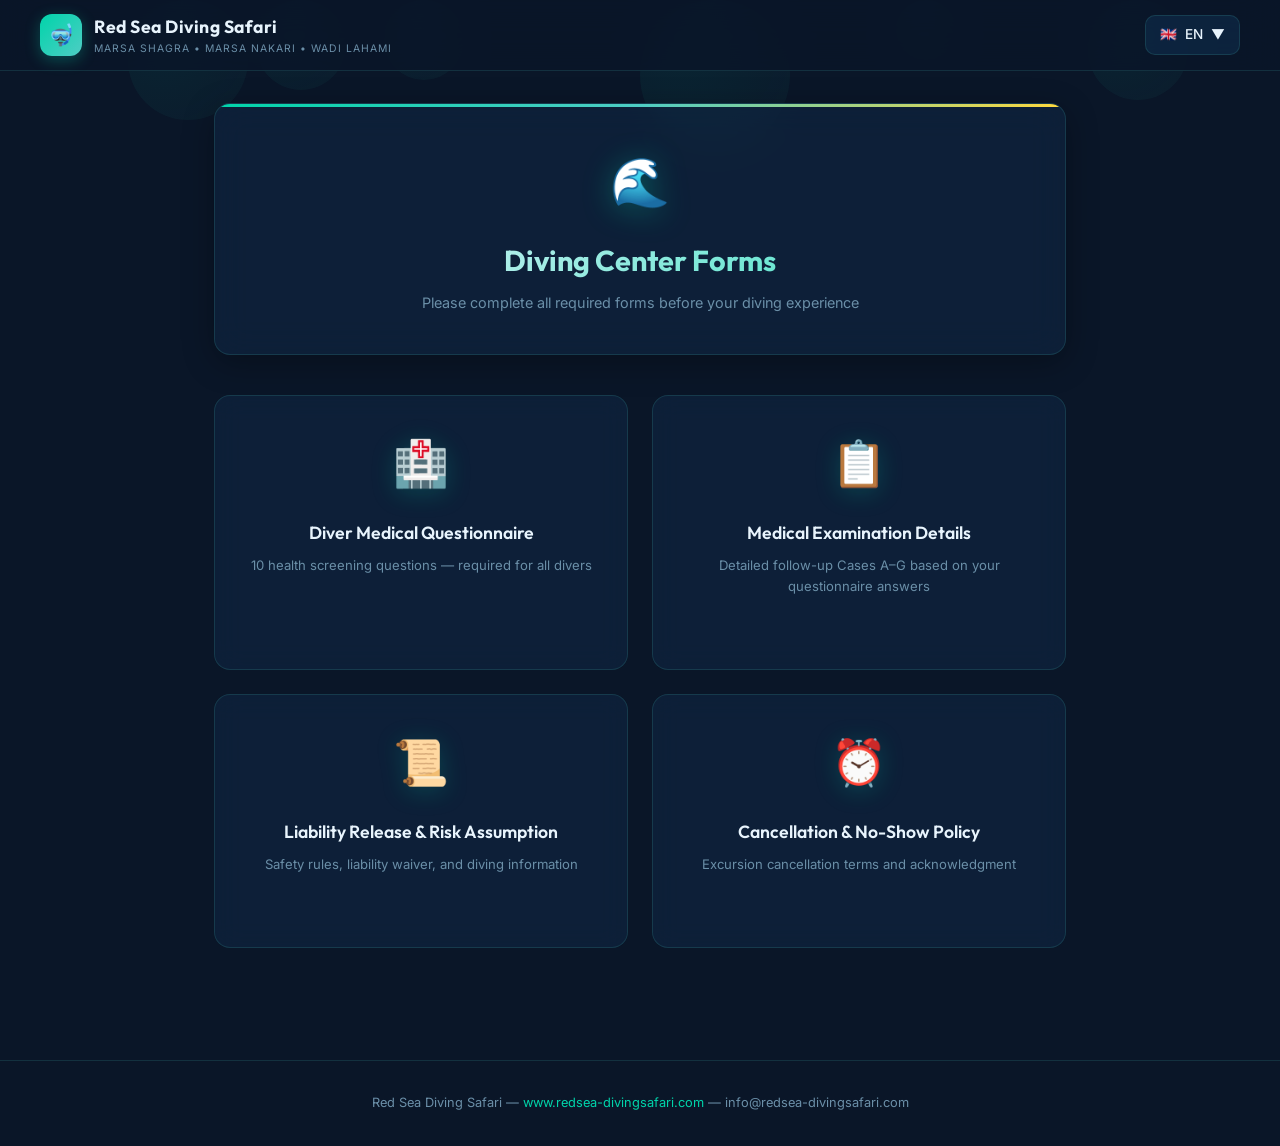
<file: index.html>
<!DOCTYPE html>
<html lang="en">
<head>
    <meta charset="UTF-8">
    <meta name="viewport" content="width=device-width, initial-scale=1.0">
    <title>Red Sea Diving Safari - Forms</title>
    <meta name="description" content="Red Sea Diving Safari registration forms - Medical questionnaire, liability release, and cancellation policy">
    <link rel="stylesheet" href="styles.css">
</head>
<body>
    <div class="bg-animation">
        <div class="bubble"></div><div class="bubble"></div><div class="bubble"></div>
        <div class="bubble"></div><div class="bubble"></div><div class="bubble"></div>
    </div>

    <nav class="navbar">
        <div class="navbar-content">
            <a href="index.html" class="navbar-brand">
                <div class="logo-icon">🤿</div>
                <div>
                    <div class="brand-text">Red Sea Diving Safari</div>
                    <div class="brand-sub">Marsa Shagra • Marsa Nakari • Wadi Lahami</div>
                </div>
            </a>
            <div class="navbar-actions">
                <div class="lang-selector-custom">
                    <div class="lang-current" onclick="toggleLangDropdown()">
                        <span class="lang-flag">🇬🇧</span> <span class="lang-code">EN</span> <span class="lang-arrow">▼</span>
                    </div>
                    <div class="lang-dropdown" id="langDropdown">
                        <div class="lang-option" onclick="setLang('en')">🇬🇧 English</div>
                        <div class="lang-option" onclick="setLang('fr')">🇫🇷 Français</div>
                        <div class="lang-option" onclick="setLang('ar')">🇸🇦 عربي</div>
                        <div class="lang-option" onclick="setLang('ru')">🇷🇺 Русский</div>
                        <div class="lang-option" onclick="setLang('it')">🇮🇹 Italiano</div>
                        <div class="lang-option" onclick="setLang('es')">🇪🇸 Español</div>
                        <div class="lang-option" onclick="setLang('de')">🇩🇪 Deutsch</div>
                    </div>
                </div>
            </div>
        </div>
    </nav>

    <div class="page-container">
        <div class="page-header fade-in">
            <span class="page-icon">🌊</span>
            <h1 data-en="Diving Center Forms" data-ru="Формы дайвинг-центра" data-it="Moduli del Centro Immersioni" data-es="Formularios del Centro de Buceo" data-de="Tauchcenter-Formulare" data-fr="Formulaires du Centre de Plongée" data-ar="نماذج مركز الغوص">Diving Center Forms</h1>
            <p class="subtitle" data-en="Please complete all required forms before your diving experience" data-ru="Пожалуйста, заполните все формы перед погружением" data-it="Si prega di completare tutti i moduli prima dell'immersione" data-es="Complete todos los formularios antes de bucear" data-de="Bitte füllen Sie alle Formulare vor dem Tauchen aus" data-fr="Veuillez remplir tous les formulaires requis avant votre expérience de plongée" data-ar="يرجى إكمال جميع النماذج المطلوبة قبل تجربة الغوص">Please complete all required forms before your diving experience</p>
        </div>

        <div class="forms-grid">
            <a href="medical-questionnaire.html" class="form-card fade-in" id="card-medical">
                <span class="card-icon">🏥</span>
                <h3 data-en="Diver Medical Questionnaire" data-ru="Медицинская анкета дайвера" data-it="Questionario medico del subacqueo" data-es="Cuestionario médico del buceador" data-de="Medizinischer Fragebogen für Taucher" data-fr="Questionnaire Médical du Plongeur" data-ar="استبيان طبي للغواص">Diver Medical Questionnaire</h3>
                <p data-en="10 health screening questions — required for all divers" data-ru="10 вопросов проверки здоровья — обязательно для всех дайверов" data-it="10 domande di screening sanitario — obbligatorio per tutti i subacquei" data-es="10 preguntas de evaluación de salud — obligatorio para todos los buceadores" data-de="10 Fragen zur Gesundheitsprüfung — für alle Taucher erforderlich" data-fr="10 questions de dépistage de santé — requis pour tous les plongeurs" data-ar="10 أسئلة فحص صحي — مطلوب لجميع الغواصين">10 health screening questions — required for all divers</p>
                <span class="card-arrow" data-en="Start →" data-ru="Начать →" data-it="Inizia →" data-es="Empezar →" data-de="Start →" data-fr="Commencer →" data-ar="← ابدأ">Start →</span>
            </a>

            <a href="medical-examination.html" class="form-card fade-in" id="card-exam">
                <span class="card-icon">📋</span>
                <h3 data-en="Medical Examination Details" data-ru="Детали медосмотра" data-it="Dettagli esame medico" data-es="Detalles del examen médico" data-de="Details zur ärztlichen Untersuchung" data-fr="Détails de l'Examen Médical" data-ar="تفاصيل الفحص الطبي">Medical Examination Details</h3>
                <p data-en="Detailed follow-up Cases A–G based on your questionnaire answers" data-ru="Подробные последующие случаи А-Ж на основе ваших ответов" data-it="Casi dettagliati A-G in base alle tue risposte" data-es="Casos detallados A-G según sus respuestas" data-de="Detaillierte Folge-Fälle A-G basierend auf Ihren Antworten" data-fr="Cas de suivi détaillés A–G basés sur vos réponses" data-ar="حالات المتابعة التفصيلية أ–ز بناءً على إجاباتك">Detailed follow-up Cases A–G based on your questionnaire answers</p>
                <span class="card-arrow" data-en="Start →" data-ru="Начать →" data-it="Inizia →" data-es="Empezar →" data-de="Start →" data-fr="Commencer →" data-ar="← ابدأ">Start →</span>
            </a>

            <a href="liability-release.html" class="form-card fade-in" id="card-liability">
                <span class="card-icon">📜</span>
                <h3 data-en="Liability Release & Risk Assumption" data-ru="Освобождение от ответственности" data-it="Esonero da Responsabilità" data-es="Exención de Responsabilidad" data-de="Haftungsausschluss" data-fr="Décharge de Responsabilité" data-ar="إخلاء المسؤولية وتحمل المخاطر">Liability Release & Risk Assumption</h3>
                <p data-en="Safety rules, liability waiver, and diving information" data-ru="Правила безопасности, отказ от ответственности" data-it="Regole di sicurezza, esonero di responsabilità" data-es="Reglas de seguridad, exención de responsabilidad" data-de="Sicherheitsregeln, Haftungsausschluss" data-fr="Règles de sécurité, décharge de responsabilité et informations de plongée" data-ar="قواعد السلامة وإخلاء المسؤولية ومعلومات الغوص">Safety rules, liability waiver, and diving information</p>
                <span class="card-arrow" data-en="Start →" data-ru="Начать →" data-it="Inizia →" data-es="Empezar →" data-de="Start →" data-fr="Commencer →" data-ar="← ابدأ">Start →</span>
            </a>

            <a href="cancellation-policy.html" class="form-card fade-in" id="card-cancel">
                <span class="card-icon">⏰</span>
                <h3 data-en="Cancellation & No-Show Policy" data-ru="Политика отмены и неявки" data-it="Politica di Cancellazione e No-Show" data-es="Política de Cancelación y No Presentación" data-de="Stornierungs- & No-Show-Richtlinie" data-fr="Politique d'Annulation" data-ar="سياسة الإلغاء وعدم الحضور">Cancellation & No-Show Policy</h3>
                <p data-en="Excursion cancellation terms and acknowledgment" data-ru="Условия отмены экскурсий и подтверждение" data-it="Termini e conferma cancellazione escursioni" data-es="Términos y confirmación de cancelación de excursiones" data-de="Stornierungsbedingungen und Bestätigung für Ausflüge" data-fr="Conditions d'annulation des excursions" data-ar="شروط إلغاء الرحلات والإقرار">Excursion cancellation terms and acknowledgment</p>
                <span class="card-arrow" data-en="Start →" data-ru="Начать →" data-it="Inizia →" data-es="Empezar →" data-de="Start →" data-fr="Commencer →" data-ar="← ابدأ">Start →</span>
            </a>
        </div>
    </div>

    <footer class="footer">
        <p>Red Sea Diving Safari — <a href="https://www.redsea-divingsafari.com" target="_blank">www.redsea-divingsafari.com</a> — info@redsea-divingsafari.com</p>
    </footer>

    <script src="lang.js"></script>
</body>
</html>
</file>
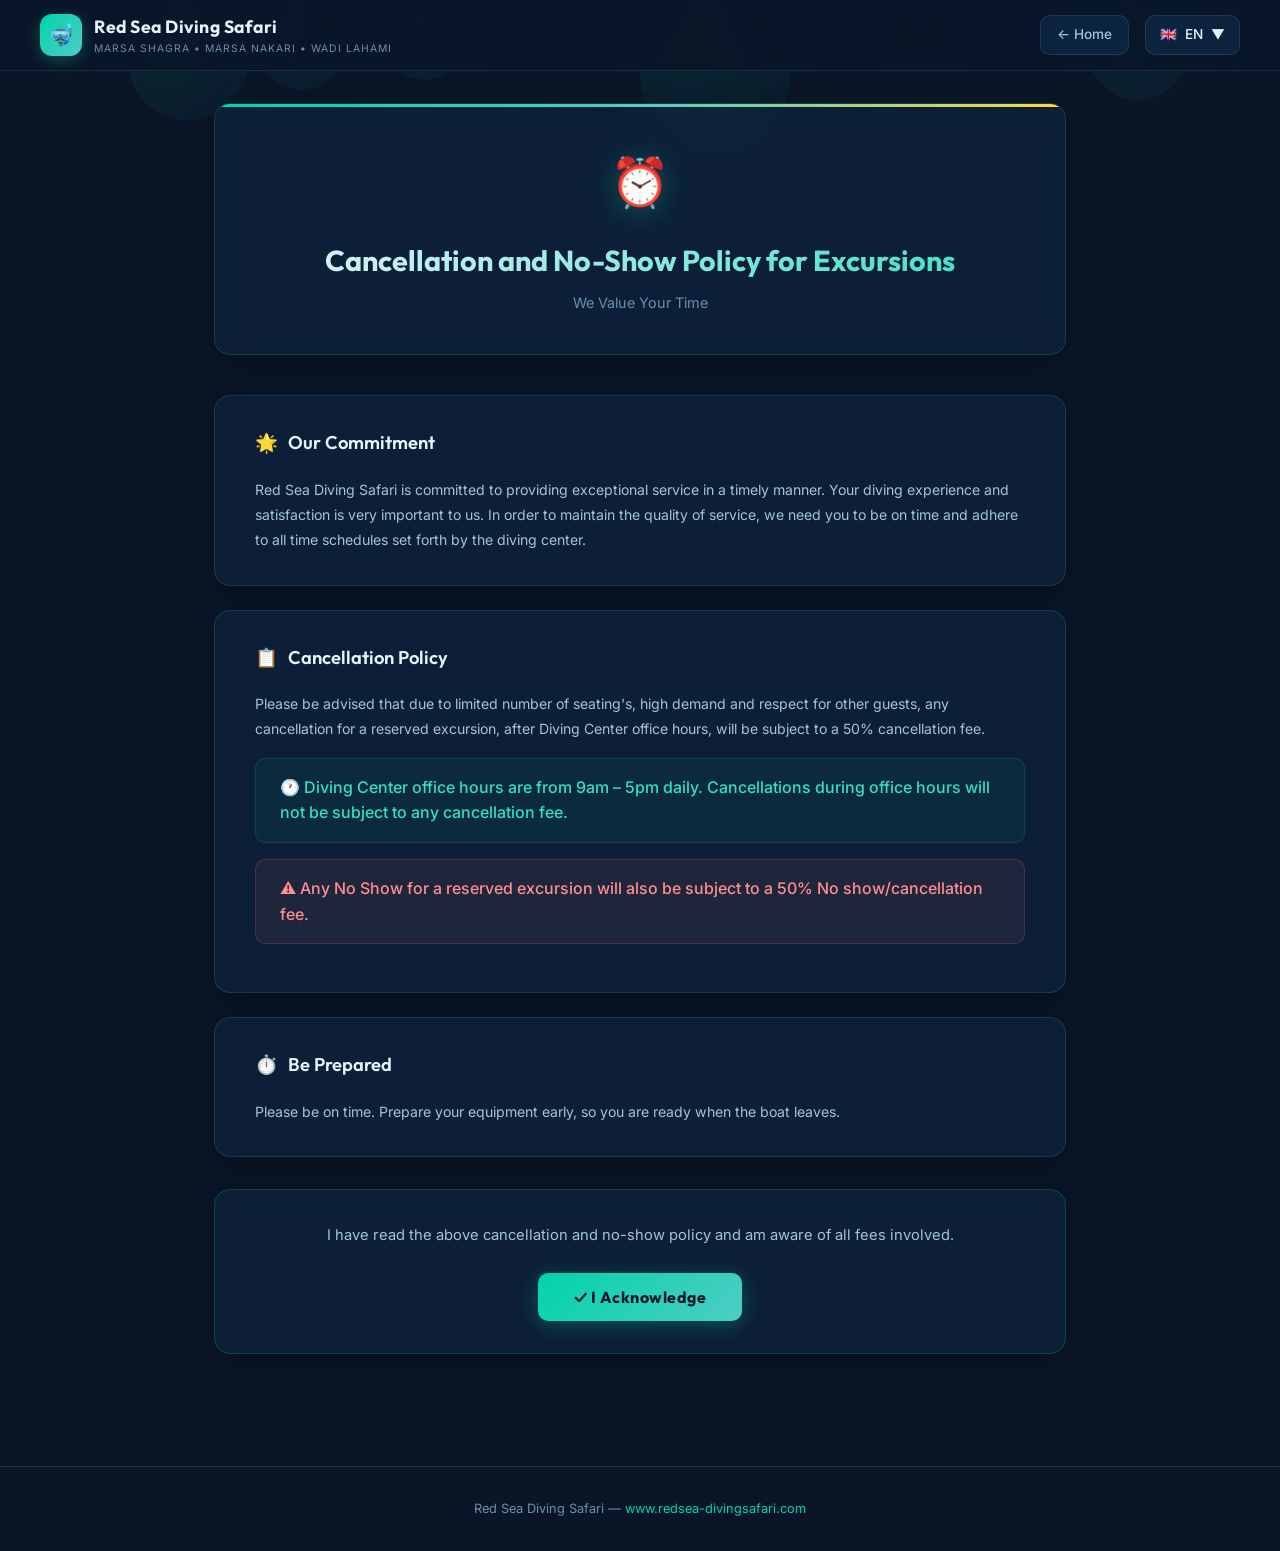
<file: cancellation-policy.html>
<!DOCTYPE html>
<html lang="en">
<head>
    <meta charset="UTF-8">
    <meta name="viewport" content="width=device-width, initial-scale=1.0">
    <title>Cancellation Policy - Red Sea Diving Safari</title>
    <link rel="stylesheet" href="styles.css">
</head>
<body>
    <div class="bg-animation">
        <div class="bubble"></div><div class="bubble"></div><div class="bubble"></div>
        <div class="bubble"></div><div class="bubble"></div><div class="bubble"></div>
    </div>
    <nav class="navbar">
        <div class="navbar-content">
            <a href="index.html" class="navbar-brand">
                <div class="logo-icon">🤿</div>
                <div><div class="brand-text">Red Sea Diving Safari</div><div class="brand-sub">Marsa Shagra • Marsa Nakari • Wadi Lahami</div></div>
            </a>
            <div class="navbar-actions">
                <a href="index.html" class="nav-home" data-en="← Home" data-ru="← Домой" data-it="← Home" data-es="← Inicio" data-de="← Startseite" data-fr="← Accueil" data-ar="الرئيسية →">← Home</a>
                <div class="lang-selector-custom">
                    <div class="lang-current" onclick="toggleLangDropdown()">
                        <span class="lang-flag">🇬🇧</span> <span class="lang-code">EN</span> <span class="lang-arrow">▼</span>
                    </div>
                    <div class="lang-dropdown" id="langDropdown">
                        <div class="lang-option" onclick="setLang('en')">🇬🇧 English</div>
                        <div class="lang-option" onclick="setLang('fr')">🇫🇷 Français</div>
                        <div class="lang-option" onclick="setLang('ar')">🇸🇦 عربي</div>
                        <div class="lang-option" onclick="setLang('ru')">🇷🇺 Русский</div>
                        <div class="lang-option" onclick="setLang('it')">🇮🇹 Italiano</div>
                        <div class="lang-option" onclick="setLang('es')">🇪🇸 Español</div>
                        <div class="lang-option" onclick="setLang('de')">🇩🇪 Deutsch</div>
                    </div>
                </div>
            </div>
        </div>
    </nav>

    <div class="page-container">
        <div class="page-header fade-in">
            <span class="page-icon">⏰</span>
            <h1 data-en="Cancellation and No-Show Policy for Excursions" data-ru="Политика отмены и неявки на экскурсии" data-it="Politica di Cancellazione per Escursioni" data-es="Política de Cancelación para Excursiones" data-de="Stornierungsrichtlinie für Ausflüge" data-fr="Politique d'Annulation et de Non-Présentation pour les Excursions" data-ar="سياسة الإلغاء وعدم الحضور للرحلات">Cancellation and No-Show Policy for Excursions</h1>
            <p class="subtitle" data-en="We Value Your Time" data-ru="Мы ценим ваше время" data-it="Apprezziamo il Tuo Tempo" data-es="Valoramos su Tiempo" data-de="Wir schätzen Ihre Zeit" data-fr="Nous apprécions votre temps" data-ar="نحن نقدر وقتك">We Value Your Time</p>
        </div>

        <div class="policy-card fade-in">
            <h3>🌟 <span data-en="Our Commitment" data-ru="Наши обязательства" data-it="Il Nostro Impegno" data-es="Nuestro Compromiso" data-de="Unsere Verpflichtung" data-fr="Notre Engagement" data-ar="التزامنا">Our Commitment</span></h3>
            <p data-en="Red Sea Diving Safari is committed to providing exceptional service in a timely manner. Your diving experience and satisfaction is very important to us. In order to maintain the quality of service, we need you to be on time and adhere to all time schedules set forth by the diving center." data-ru="Red Sea Diving Safari стремится предоставлять качественные услуги." data-it="Red Sea Diving Safari si impegna a fornire un servizio eccezionale." data-es="Red Sea Diving Safari se compromete a brindar un servicio excepcional." data-de="Red Sea Diving Safari verpflichtet sich, außergewöhnlichen Service zu bieten." data-fr="Red Sea Diving Safari s'engage à vous fournir un service exceptionnel et votre satisfaction est notre priorité. Afin de maintenir un service de qualité, nous avons besoin que vous soyez à l'heure et que vous respectiez les horaires donnés par le centre de plongée." data-ar="يلتزم Red Sea Diving Safari بتقديم خدمة استثنائية في الوقت المناسب. تجربة الغوص ورضاك مهمان جداً بالنسبة لنا. من أجل الحفاظ على جودة الخدمة، نحتاج منك أن تكون في الوقت المحدد والالتزام بجميع الجداول الزمنية المحددة من مركز الغوص.">Red Sea Diving Safari is committed to providing exceptional service in a timely manner. Your diving experience and satisfaction is very important to us. In order to maintain the quality of service, we need you to be on time and adhere to all time schedules set forth by the diving center.</p>
        </div>

        <div class="policy-card fade-in">
            <h3>📋 <span data-en="Cancellation Policy" data-ru="Политика отмены" data-it="Politica di Cancellazione" data-es="Política de Cancelación" data-de="Stornierungsbedingungen" data-fr="Politique d'Annulation" data-ar="سياسة الإلغاء">Cancellation Policy</span></h3>
            <p data-en="Please be advised that due to limited number of seating's, high demand and respect for other guests, any cancellation for a reserved excursion, after Diving Center office hours, will be subject to a 50% cancellation fee." data-ru="Обратите внимание: отмена экскурсии после рабочих часов облагается штрафом 50%." data-it="Nota: la cancellazione dopo l'orario d'ufficio comporta una penale del 50%." data-es="Tenga en cuenta: la cancelación después del horario de oficina conlleva una tarifa del 50%." data-de="Bitte beachten Sie: Stornierungen nach den Bürozeiten werden mit 50% berechnet." data-fr="Ainsi, en raison du nombre limité de places pour les excursions, de la demande élevée et par respect pour les autres clients, toute annulation d'une excursion après les heures d'ouverture du bureau plongée, sera soumise à des frais d'annulation de 50% du prix de la sortie." data-ar="يرجى العلم أنه نظراً لمحدودية المقاعد والطلب المرتفع واحتراماً للضيوف الآخرين، فإن أي إلغاء لرحلة محجوزة بعد ساعات عمل مركز الغوص سيخضع لرسوم إلغاء بنسبة 50%.">Please be advised that due to limited number of seating's, high demand and respect for other guests, any cancellation for a reserved excursion, after Diving Center office hours, will be subject to a 50% cancellation fee.</p>

            <div class="policy-highlight" data-en="🕐 Diving Center office hours are from 9am – 5pm daily. Cancellations during office hours will not be subject to any cancellation fee." data-ru="🕐 Офис работает с 9:00 до 17:00." data-it="🕐 Ufficio aperto dalle 9 alle 17." data-es="🕐 Oficina abierta de 9 a 17." data-de="🕐 Büro geöffnet 9-17 Uhr." data-fr="🕐 Le bureau plongée est ouvert tous les jours de 9h00 à 17h00. Les annulations effectuées pendant les heures d'ouverture du bureau ne donnent lieu à aucun frais d'annulation." data-ar="🕐 ساعات عمل مركز الغوص من 9 صباحاً إلى 5 مساءً يومياً. الإلغاء خلال ساعات العمل لا يخضع لأي رسوم إلغاء.">🕐 Diving Center office hours are from 9am – 5pm daily. Cancellations during office hours will not be subject to any cancellation fee.</div>

            <div class="policy-warning" data-en="⚠️ Any No Show for a reserved excursion will also be subject to a 50% No show/cancellation fee." data-ru="⚠️ За неявку взимается 50%." data-it="⚠️ Il No Show comporta penale 50%." data-es="⚠️ Ausencia conlleva 50%." data-de="⚠️ No Show kostet 50%." data-fr="⚠️ Si vous ne vous présentez pas à une excursion réservée, vous devrez payer 50% de frais d'annulation." data-ar="⚠️ أي عدم حضور لرحلة محجوزة سيخضع أيضاً لرسوم عدم حضور/إلغاء بنسبة 50%.">⚠️ Any No Show for a reserved excursion will also be subject to a 50% No show/cancellation fee.</div>
        </div>

        <div class="policy-card fade-in">
            <h3>⏱️ <span data-en="Be Prepared" data-ru="Будьте готовы" data-it="Sii Preparato" data-es="Esté Preparado" data-de="Seien Sie vorbereitet" data-fr="Soyez Prêt" data-ar="كن مستعداً">Be Prepared</span></h3>
            <p data-en="Please be on time. Prepare your equipment early, so you are ready when the boat leaves." data-ru="Будьте вовремя. Заранее подготовьте снаряжение." data-it="Sii puntuale. Prepara l'attrezzatura in anticipo." data-es="Llegue a tiempo. Prepare su equipo temprano." data-de="Seien Sie pünktlich. Bereiten Sie Ihre Ausrüstung rechtzeitig vor." data-fr="Nous vous remercions de bien vouloir être à l'heure, de préparer votre équipement à l'avance, si besoin, afin d'être prêt lors des départs des bateaux." data-ar="يرجى الحضور في الوقت المحدد. جهز معداتك مبكراً حتى تكون مستعداً عند مغادرة القارب.">Please be on time. Prepare your equipment early, so you are ready when the boat leaves.</p>
        </div>

        <div class="acknowledgment-section fade-in">
            <p data-en="I have read the above cancellation and no-show policy and am aware of all fees involved." data-ru="Я прочитал политику отмены и осведомлен о сборах." data-it="Ho letto la politica di cancellazione e sono a conoscenza delle tariffe." data-es="He leído la política de cancelación y soy consciente de las tarifas." data-de="Ich habe die Stornierungsbedingungen gelesen und bin mir der Gebühren bewusst." data-fr="J'ai lu les conditions d'annulation et de non-présentation ci-dessus et je suis informé de tous les frais encourus." data-ar="لقد قرأت سياسة الإلغاء وعدم الحضور أعلاه وأنا على علم بجميع الرسوم المعنية.">I have read the above cancellation and no-show policy and am aware of all fees involved.</p>
            <button class="ack-btn" onclick="acknowledge(this)" data-en="✓ I Acknowledge" data-ru="✓ Я подтверждаю" data-it="✓ Confermo" data-es="✓ Confirmo" data-de="✓ Ich bestätige" data-fr="✓ Je Confirme" data-ar="✓ أقر بذلك">✓ I Acknowledge</button>
        </div>

        <div class="result-section" id="result-section">
            <div class="result-icon">✅</div>
            <h3 data-en="Policy Acknowledged" data-ru="Политика подтверждена" data-it="Politica confermata" data-es="Política confirmada" data-de="Richtlinie bestätigt" data-fr="Politique confirmée" data-ar="تم الإقرار بالسياسة">Policy Acknowledged</h3>
            <p data-en="Thank you for reviewing the cancellation policy. All forms are now complete!" data-ru="Спасибо. Все формы заполнены!" data-it="Grazie. Tutti i moduli sono completi!" data-es="Gracias. ¡Todos los formularios están completos!" data-de="Danke. Alle Formulare sind jetzt vollständig!" data-fr="Merci d'avoir consulté la politique d'annulation. Tous les formulaires sont maintenant complets !" data-ar="شكراً لمراجعة سياسة الإلغاء. جميع النماذج مكتملة الآن!">Thank you for reviewing the cancellation policy. All forms are now complete!</p>
        </div>
    </div>

    <footer class="footer"><p>Red Sea Diving Safari — <a href="https://www.redsea-divingsafari.com" target="_blank">www.redsea-divingsafari.com</a></p></footer>
    <script src="lang.js"></script>
</body>
</html>
</file>
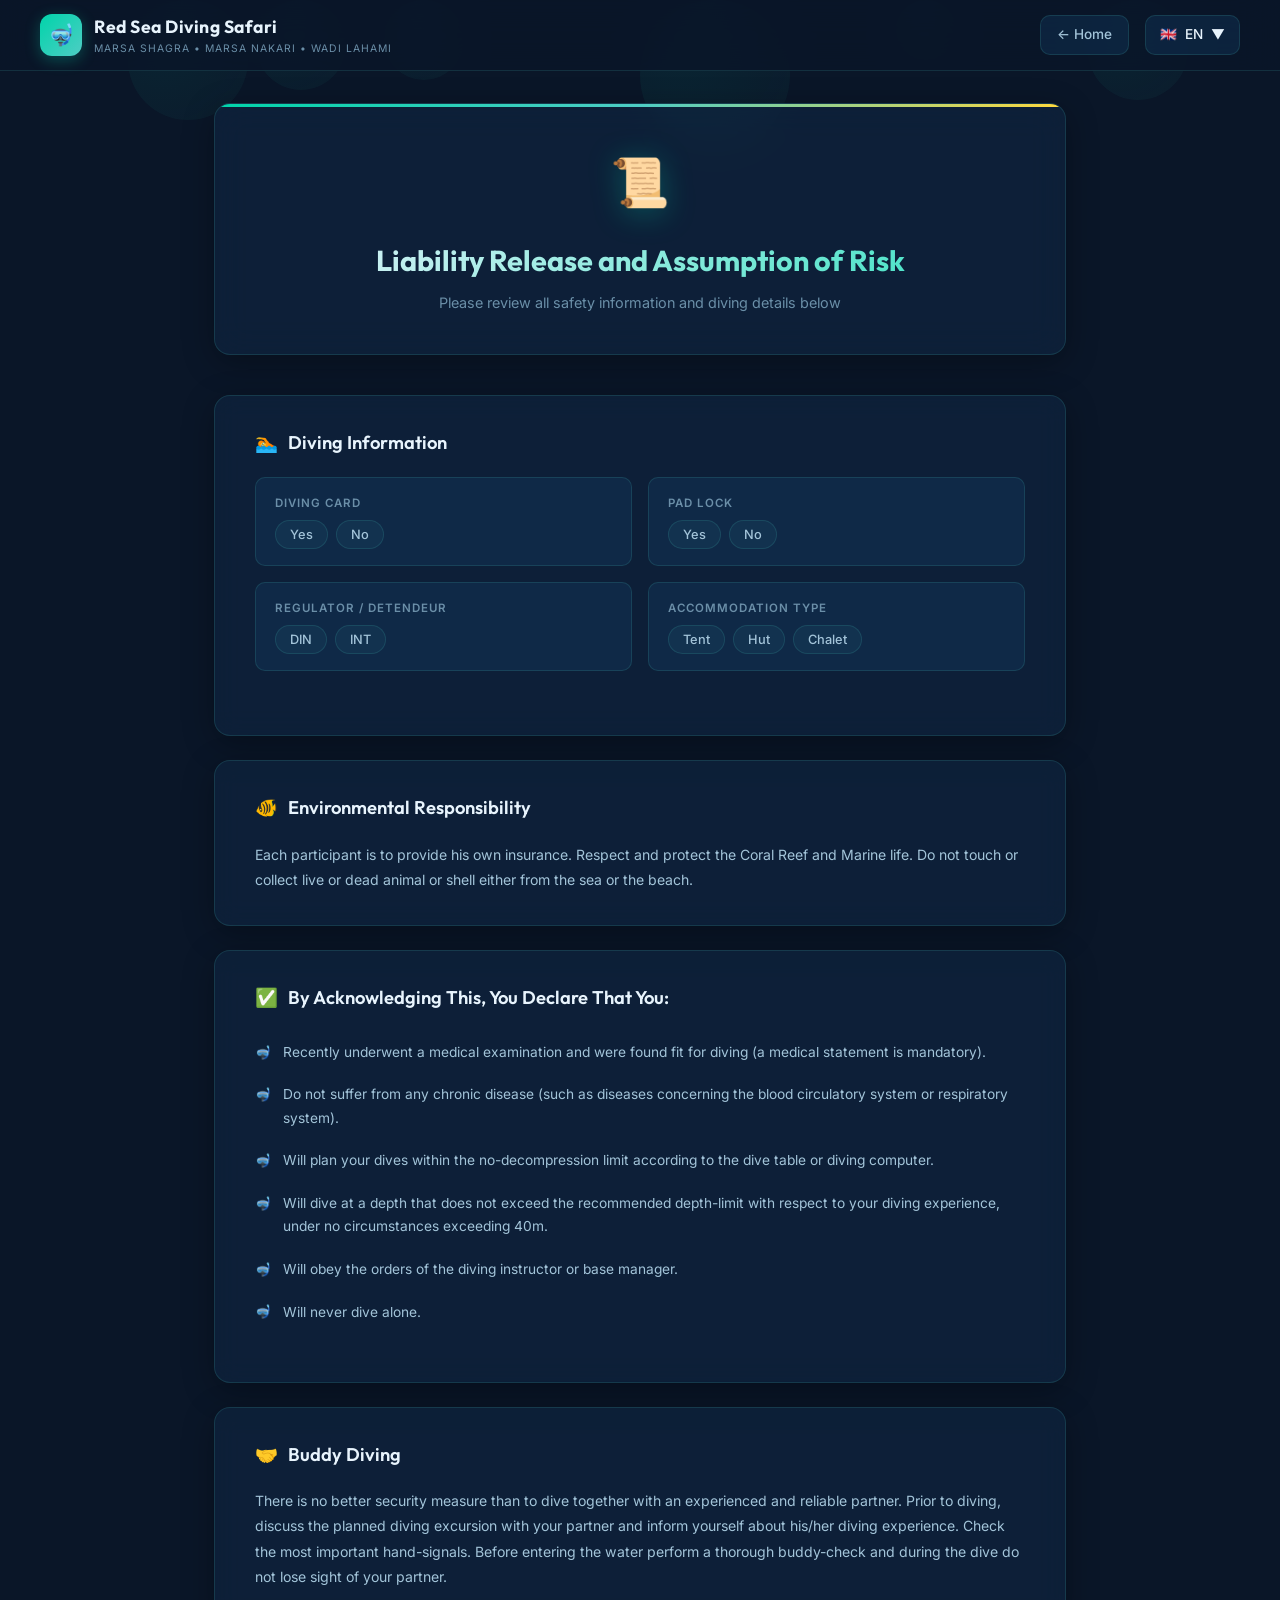
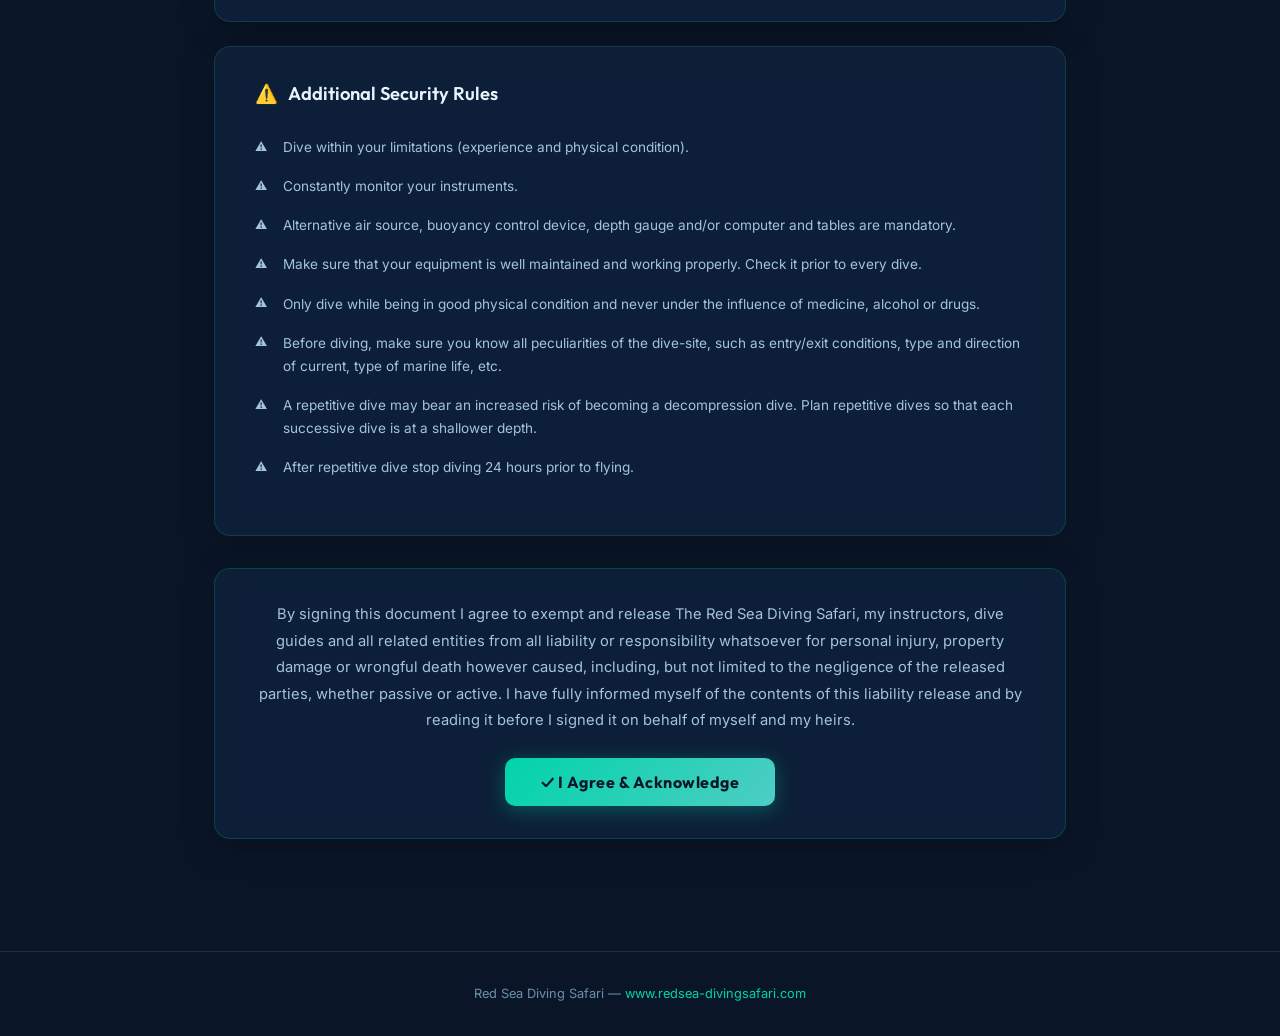
<file: liability-release.html>
<!DOCTYPE html>
<html lang="en">
<head>
    <meta charset="UTF-8">
    <meta name="viewport" content="width=device-width, initial-scale=1.0">
    <title>Liability Release - Red Sea Diving Safari</title>
    <link rel="stylesheet" href="styles.css">
</head>
<body>
    <div class="bg-animation">
        <div class="bubble"></div><div class="bubble"></div><div class="bubble"></div>
        <div class="bubble"></div><div class="bubble"></div><div class="bubble"></div>
    </div>
    <nav class="navbar">
        <div class="navbar-content">
            <a href="index.html" class="navbar-brand">
                <div class="logo-icon">🤿</div>
                <div><div class="brand-text">Red Sea Diving Safari</div><div class="brand-sub">Marsa Shagra • Marsa Nakari • Wadi Lahami</div></div>
            </a>
            <div class="navbar-actions">
                <a href="index.html" class="nav-home" data-en="← Home" data-ru="← Домой" data-it="← Home" data-es="← Inicio" data-de="← Startseite" data-fr="← Accueil" data-ar="الرئيسية →">← Home</a>
                <div class="lang-selector-custom">
                    <div class="lang-current" onclick="toggleLangDropdown()">
                        <span class="lang-flag">🇬🇧</span> <span class="lang-code">EN</span> <span class="lang-arrow">▼</span>
                    </div>
                    <div class="lang-dropdown" id="langDropdown">
                        <div class="lang-option" onclick="setLang('en')">🇬🇧 English</div>
                        <div class="lang-option" onclick="setLang('fr')">🇫🇷 Français</div>
                        <div class="lang-option" onclick="setLang('ar')">🇸🇦 عربي</div>
                        <div class="lang-option" onclick="setLang('ru')">🇷🇺 Русский</div>
                        <div class="lang-option" onclick="setLang('it')">🇮🇹 Italiano</div>
                        <div class="lang-option" onclick="setLang('es')">🇪🇸 Español</div>
                        <div class="lang-option" onclick="setLang('de')">🇩🇪 Deutsch</div>
                    </div>
                </div>
            </div>
        </div>
    </nav>

    <div class="page-container">
        <div class="page-header fade-in">
            <span class="page-icon">📜</span>
            <h1 data-en="Liability Release and Assumption of Risk" data-ru="Освобождение от ответственности и принятие риска" data-it="Esonero da responsabilità e assunzione dei rischi" data-es="Exención de Responsabilidad y Asunción de Riesgos" data-de="Haftungsausschluss und Risikoübernahme" data-fr="Décharge de Responsabilité et Reconnaissance de Risque" data-ar="إخلاء المسؤولية وتحمل المخاطر">Liability Release and Assumption of Risk</h1>
            <p class="subtitle" data-en="Please review all safety information and diving details below" data-ru="Пожалуйста, ознакомьтесь с правилами безопасности" data-it="Si prega di rivedere tutte le informazioni di sicurezza" data-es="Revise toda la información de seguridad" data-de="Bitte überprüfen Sie alle Sicherheitsinformationen" data-fr="Veuillez consulter toutes les informations de sécurité ci-dessous" data-ar="يرجى مراجعة جميع معلومات السلامة وتفاصيل الغوص أدناه">Please review all safety information and diving details below</p>
        </div>

        <!-- Diving Info Choices -->
        <div class="policy-card fade-in">
            <h3>🏊 <span data-en="Diving Information" data-ru="Информация о дайвинге" data-it="Informazioni Immersione" data-es="Información de Buceo" data-de="Tauchinformationen" data-fr="Informations de Plongée" data-ar="معلومات الغوص">Diving Information</span></h3>
            <div class="diving-info-grid">
                <div class="diving-info-item">
                    <div class="info-label" data-en="Diving Card" data-ru="Дайвинг-карта" data-it="Scheda Immersione" data-es="Tarjeta de Buceo" data-de="Tauchkarte" data-fr="Carte de Plongée" data-ar="بطاقة الغوص">Diving Card</div>
                    <div class="info-choices">
                        <button class="info-choice" data-en="Yes" data-ru="Да" data-it="Sì" data-es="Sí" data-de="Ja" data-fr="Oui" data-ar="نعم">Yes</button>
                        <button class="info-choice" data-en="No" data-ru="Нет" data-it="No" data-es="No" data-de="Nein" data-fr="Non" data-ar="لا">No</button>
                    </div>
                </div>
                <div class="diving-info-item">
                    <div class="info-label" data-en="Pad Lock" data-ru="Замок" data-it="Lucchetto" data-es="Candado" data-de="Vorhängeschloss" data-fr="Cadenas" data-ar="قفل">Pad Lock</div>
                    <div class="info-choices">
                        <button class="info-choice" data-en="Yes" data-ru="Да" data-it="Sì" data-es="Sí" data-de="Ja" data-fr="Oui" data-ar="نعم">Yes</button>
                        <button class="info-choice" data-en="No" data-ru="Нет" data-it="No" data-es="No" data-de="Nein" data-fr="Non" data-ar="لا">No</button>
                    </div>
                </div>
                <div class="diving-info-item">
                    <div class="info-label" data-en="Regulator / Detendeur" data-ru="Регулятор" data-it="Erogatore" data-es="Regulador" data-de="Atemregler" data-fr="Détendeur" data-ar="المنظم">Regulator / Detendeur</div>
                    <div class="info-choices">
                        <button class="info-choice">DIN</button>
                        <button class="info-choice">INT</button>
                    </div>
                </div>
                <div class="diving-info-item">
                    <div class="info-label" data-en="Accommodation Type" data-ru="Тип размещения" data-it="Tipo di alloggio" data-es="Tipo de alojamiento" data-de="Unterkunftsart" data-fr="Type d'Hébergement" data-ar="نوع الإقامة">Accommodation Type</div>
                    <div class="info-choices">
                        <button class="info-choice" data-en="Tent" data-ru="Палатка" data-it="Tenda" data-es="Carpa" data-de="Zelt" data-fr="Tente" data-ar="خيمة">Tent</button>
                        <button class="info-choice" data-en="Hut" data-ru="Хижина" data-it="Capanna" data-es="Cabaña" data-de="Hütte" data-fr="Hutte" data-ar="كوخ">Hut</button>
                        <button class="info-choice" data-en="Chalet" data-ru="Шале" data-it="Chalet" data-es="Chalet" data-de="Chalet" data-fr="Chalet" data-ar="شاليه">Chalet</button>
                    </div>
                </div>
            </div>
        </div>

        <!-- Environmental Responsibility -->
        <div class="policy-card fade-in">
            <h3>🐠 <span data-en="Environmental Responsibility" data-ru="Экологическая ответственность" data-it="Responsabilità Ambientale" data-es="Responsabilidad Ambiental" data-de="Umweltverantwortung" data-fr="Responsabilité Environnementale" data-ar="المسؤولية البيئية">Environmental Responsibility</span></h3>
            <p data-en="Each participant is to provide his own insurance. Respect and protect the Coral Reef and Marine life. Do not touch or collect live or dead animal or shell either from the sea or the beach." data-ru="Уважайте и защищайте коралловый риф. Не прикасайтесь к кораллам." data-it="Rispetta e proteggi la barriera corallina. Non toccare." data-es="Respete y proteja el arrecife de coral. No toque." data-de="Respektieren und schützen Sie das Korallenriff. Nicht berühren." data-fr="Chaque participant est responsable de son assurance. Respectez et protégez le récif corallien et la vie marine. Merci de ne pas toucher les coraux ou les poissons, de ne pas ramasser les coquillages sous l'eau ou sur la plage." data-ar="يجب على كل مشارك توفير تأمينه الخاص. احترم واحمِ الشعاب المرجانية والحياة البحرية. لا تلمس أو تجمع الحيوانات أو الأصداف سواء من البحر أو الشاطئ.">Each participant is to provide his own insurance. Respect and protect the Coral Reef and Marine life. Do not touch or collect live or dead animal or shell either from the sea or the beach.</p>
        </div>

        <!-- Liability Declaration -->
        <div class="policy-card fade-in">
            <h3>✅ <span data-en="By Acknowledging This, You Declare That You:" data-ru="Подтверждая это, вы заявляете, что:" data-it="Confermando questo, dichiari di:" data-es="Al confirmar esto, declara que:" data-de="Durch die Bestätigung erklären Sie, dass:" data-fr="En signant cette décharge, vous déclarez que vous :" data-ar="بالإقرار بهذا، تعلن أنك:">By Acknowledging This, You Declare That You:</span></h3>
            <ul class="liability-list">
                <li data-en="Recently underwent a medical examination and were found fit for diving (a medical statement is mandatory)." data-ru="Недавно прошел медосмотр и признан годным." data-it="Recentemente sottoposto a visita medica e ritenuto idoneo." data-es="Recientemente se sometió a un examen médico y es apto para bucear." data-de="Kürzlich ärztlich untersucht und für tauchtauglich befunden." data-fr="Avez subi récemment une visite médicale et avez été déclaré apte à plonger (Certificat médical nécessaire)." data-ar="خضعت مؤخراً لفحص طبي وتبين أنك لائق للغوص (شهادة طبية إلزامية).">Recently underwent a medical examination and were found fit for diving (a medical statement is mandatory).</li>
                <li data-en="Do not suffer from any chronic disease (such as diseases concerning the blood circulatory system or respiratory system)." data-ru="Не страдаете какими-либо хроническими заболеваниями." data-it="Non soffri di malattie croniche." data-es="No padecer ninguna enfermedad crónica." data-de="Nicht an chronischen Krankheiten leiden." data-fr="Ne souffrez d'aucune maladie chronique (ex.: système respiratoire ou circulatoire)." data-ar="لا تعاني من أي مرض مزمن (مثل أمراض الجهاز الدوري أو التنفسي).">Do not suffer from any chronic disease (such as diseases concerning the blood circulatory system or respiratory system).</li>
                <li data-en="Will plan your dives within the no-decompression limit according to the dive table or diving computer." data-ru="Планируйте бездекомпрессионные погружения." data-it="Pianifica immersioni senza decompressione." data-es="Planifique inmersiones sin descompresión." data-de="Planen Sie Nullzeittauchgänge." data-fr="Allez planifier vos plongées dans la limite des courbes de sécurité indiquées par les tables de plongée et/ou des ordinateurs de plongée." data-ar="ستخطط لغطساتك ضمن حدود عدم تخفيف الضغط وفقاً لجداول الغوص أو كمبيوتر الغوص.">Will plan your dives within the no-decompression limit according to the dive table or diving computer.</li>
                <li data-en="Will dive at a depth that does not exceed the recommended depth-limit with respect to your diving experience, under no circumstances exceeding 40m." data-ru="Глубина не более 40м." data-it="Profondità massima 40m." data-es="Profundidad máxima 40m." data-de="Maximale Tiefe 40m." data-fr="Allez planifier vos plongées en respectant la limite de non-décompression. Respectez la limite des 40 m." data-ar="ستغوص على عمق لا يتجاوز حد العمق الموصى به بالنسبة لخبرتك في الغوص، ولا يتجاوز 40 متراً بأي حال.">Will dive at a depth that does not exceed the recommended depth-limit with respect to your diving experience, under no circumstances exceeding 40m.</li>
                <li data-en="Will obey the orders of the diving instructor or base manager." data-ru="Подчиняться инструктору." data-it="Obbedire all'istruttore." data-es="Obedecer al instructor." data-de="Befolgen Sie die Anweisungen des Tauchlehrers." data-fr="Respectez et suivez les conseils des instructeurs et encadrant du Centre." data-ar="ستلتزم بتعليمات مدرب الغوص أو مدير القاعدة.">Will obey the orders of the diving instructor or base manager.</li>
                <li data-en="Will never dive alone." data-ru="Никогда не погружайтесь в одиночку." data-it="Non immergerti mai da solo." data-es="Nunca bucee solo." data-de="Tauchen Sie niemals allein." data-fr="Ne jamais plonger seul." data-ar="لن تغوص أبداً بمفردك.">Will never dive alone.</li>
            </ul>
        </div>

        <!-- Buddy Diving -->
        <div class="policy-card fade-in">
            <h3>🤝 <span data-en="Buddy Diving" data-ru="Погружение с напарником" data-it="Immersione in coppia" data-es="Buceo en pareja" data-de="Buddy-Tauchen" data-fr="Plongée en Binôme" data-ar="الغوص مع شريك">Buddy Diving</span></h3>
            <p data-en="There is no better security measure than to dive together with an experienced and reliable partner. Prior to diving, discuss the planned diving excursion with your partner and inform yourself about his/her diving experience. Check the most important hand-signals. Before entering the water perform a thorough buddy-check and during the dive do not lose sight of your partner." data-ru="Всегда погружайтесь с напарником." data-it="Immergersi in coppia è la migliore misura di sicurezza." data-es="Bucear en pareja es la mejor medida de seguridad." data-de="Tauchen Sie immer mit einem Partner." data-fr="Un critère important de sécurité est de plonger avec un partenaire expérimenté et responsable. Avant de plonger discutez avec lui du profil et des objectifs de la plongée et informez vous de son expérience. Vérifiez les signes. Avant de plonger vérifiez votre équipement et pendant la plongée maintenez le contact avec votre binôme." data-ar="لا يوجد إجراء أمان أفضل من الغوص مع شريك ذي خبرة وموثوق. قبل الغوص، ناقش خطة رحلة الغوص مع شريكك واستعلم عن خبرته في الغوص. تحقق من أهم إشارات اليد. قبل الدخول إلى الماء، قم بفحص شامل للشريك وأثناء الغوص لا تفقد شريكك من نظرك.">There is no better security measure than to dive together with an experienced and reliable partner. Prior to diving, discuss the planned diving excursion with your partner and inform yourself about his/her diving experience. Check the most important hand-signals. Before entering the water perform a thorough buddy-check and during the dive do not lose sight of your partner.</p>
        </div>

        <!-- Additional Safety Rules -->
        <div class="policy-card fade-in">
            <h3>⚠️ <span data-en="Additional Security Rules" data-ru="Дополнительные правила безопасности" data-it="Regole di Sicurezza Aggiuntive" data-es="Reglas de Seguridad Adicionales" data-de="Zusätzliche Sicherheitsregeln" data-fr="Règles de Sécurité Additionnelles" data-ar="قواعد السلامة الإضافية">Additional Security Rules</span></h3>
            <ul class="safety-list">
                <li data-en="Dive within your limitations (experience and physical condition)." data-ru="Погружайтесь в пределах своих возможностей." data-it="Immergiti nei tuoi limiti." data-es="Bucee dentro de sus limitaciones." data-de="Tauchen Sie innerhalb Ihrer Grenzen." data-fr="Plongez en respectant vos limites (expérience et condition physique)." data-ar="اغطس ضمن حدودك (الخبرة والحالة البدنية).">Dive within your limitations (experience and physical condition).</li>
                <li data-en="Constantly monitor your instruments." data-ru="Постоянно следите за приборами." data-it="Monitora costantemente i tuoi strumenti." data-es="Monitoree constantemente sus instrumentos." data-de="Überwachen Sie ständig Ihre Instrumente." data-fr="Surveillez régulièrement vos instruments." data-ar="راقب أدواتك باستمرار.">Constantly monitor your instruments.</li>
                <li data-en="Alternative air source, buoyancy control device, depth gauge and/or computer and tables are mandatory." data-ru="Альтернативный источник воздуха, компенсатор плавучести, глубиномер обязательны." data-it="Fonte d'aria alternativa, GAV, profondimetro e computer sono obbligatori." data-es="Fuente de aire alternativa, chaleco, profundímetro y computadora son obligatorios." data-de="Alternative Luftversorgung, Tarierjacket, Tiefenmesser sind obligatorisch." data-fr="Manomètre, source d'air de secours et gilet compensateur de flottabilité sont obligatoire." data-ar="مصدر هواء بديل، جهاز التحكم في الطفو، مقياس العمق و/أو الكمبيوتر والجداول إلزامية.">Alternative air source, buoyancy control device, depth gauge and/or computer and tables are mandatory.</li>
                <li data-en="Make sure that your equipment is well maintained and working properly. Check it prior to every dive." data-ru="Убедитесь, что оборудование исправно." data-it="Assicurati che l'attrezzatura funzioni correttamente." data-es="Asegúrese de que el equipo funcione correctamente." data-de="Stellen Sie sicher, dass Ihre Ausrüstung richtig funktioniert." data-fr="Vérifiez votre équipement et assurez vous qu'il est régulièrement entretenu par un professionnel agréé." data-ar="تأكد من أن معداتك في حالة جيدة وتعمل بشكل صحيح. افحصها قبل كل غطسة.">Make sure that your equipment is well maintained and working properly. Check it prior to every dive.</li>
                <li data-en="Only dive while being in good physical condition and never under the influence of medicine, alcohol or drugs." data-ru="Погружайтесь только в хорошем состоянии." data-it="Immergiti solo in buone condizioni fisiche." data-es="Bucee solo en buenas condiciones físicas." data-de="Tauchen Sie nur in guter körperlicher Verfassung." data-fr="Ne plongez que lorsque vous êtes en bonne condition physique, que vous n'êtes pas sous l'effet d'alcool ou de drogues." data-ar="اغطس فقط عندما تكون في حالة بدنية جيدة ولا تكون تحت تأثير الأدوية أو الكحول أو المخدرات.">Only dive while being in good physical condition and never under the influence of medicine, alcohol or drugs.</li>
                <li data-en="Before diving, make sure you know all peculiarities of the dive-site, such as entry/exit conditions, type and direction of current, type of marine life, etc." data-ru="Перед погружением ознакомьтесь с особенностями места погружения." data-it="Prima di immergersi, assicurati di conoscere le particolarità del sito." data-es="Antes de bucear, asegúrese de conocer las particularidades del sitio." data-de="Vergewissern Sie sich vor dem Tauchen über die Besonderheiten des Tauchplatzes." data-fr="Avant de plonger assurez vous que vous connaissez tous les détails du site." data-ar="قبل الغوص، تأكد من معرفتك بجميع خصائص موقع الغوص.">Before diving, make sure you know all peculiarities of the dive-site.</li>
                <li data-en="A repetitive dive may bear an increased risk of becoming a decompression dive. Plan repetitive dives so that each successive dive is at a shallower depth." data-ru="Повторное погружение может нести повышенный риск декомпрессии. Планируйте каждое последующее погружение на меньшей глубине." data-it="Un'immersione ripetitiva può comportare un aumento del rischio. Pianifica in modo che ogni immersione successiva sia a profondità minore." data-es="Una inmersión repetitiva puede conllevar un mayor riesgo. Planifique para que cada inmersión sucesiva sea a menor profundidad." data-de="Ein Wiederholungstauchgang kann ein erhöhtes Risiko bergen. Planen Sie Wiederholungstauchgänge flacher." data-fr="Les plongées successives accroissent la saturation, évitez d'approcher de la limite de décompression." data-ar="الغطس المتكرر قد يزيد من خطر غوص تخفيف الضغط. خطط للغطسات المتكررة بحيث تكون كل غطسة تالية على عمق أقل.">A repetitive dive may bear an increased risk of becoming a decompression dive. Plan repetitive dives so that each successive dive is at a shallower depth.</li>
                <li data-en="After repetitive dive stop diving 24 hours prior to flying." data-ru="После повторных погружений прекратите погружения за 24 часа до полета." data-it="Dopo immersioni ripetitive smetti di immergerti 24 ore prima di volare." data-es="Después de inmersiones repetitivas deje de bucear 24 horas antes de volar." data-de="Nach Wiederholungstauchgängen 24 Stunden vor dem Flug nicht tauchen." data-fr="Planifiez vos plongées de façon à ce que chaque plongée suivante soit moins profonde que la précédente." data-ar="بعد الغطس المتكرر، توقف عن الغوص 24 ساعة قبل الطيران.">After repetitive dive stop diving 24 hours prior to flying.</li>
            </ul>
        </div>

        <!-- Liability Acknowledgment -->
        <div class="acknowledgment-section fade-in">
            <p data-en="By signing this document I agree to exempt and release The Red Sea Diving Safari, my instructors, dive guides and all related entities from all liability or responsibility whatsoever for personal injury, property damage or wrongful death however caused, including, but not limited to the negligence of the released parties, whether passive or active. I have fully informed myself of the contents of this liability release and by reading it before I signed it on behalf of myself and my heirs." data-ru="Я соглашаюсь освободить Red Sea Diving Safari от любой ответственности за телесные повреждения или ущерб." data-it="Accetto di esonerare il Red Sea Diving Safari da qualsiasi responsabilità per lesioni personali o danni." data-es="Acepto eximir a Red Sea Diving Safari de toda responsabilidad por lesiones personales o daños." data-de="Ich stimme zu, die Red Sea Diving Safari von jeglicher Haftung für Verletzungen oder Schäden zu befreien." data-fr="Je veux par ce moyen dégager et décharger le Red Sea Diving Safari, mon instructeur, et guide de plongée et les parties déchargées d'absolument toute responsabilité en cas de dommages en relation avec les activités subaquatiques et les excursions. Je me suis bien informé du contenu de cette décharge de responsabilité." data-ar="بالموافقة على هذا المستند، أوافق على إعفاء وإخلاء Red Sea Diving Safari ومدربيّ ومرشدي الغوص وجميع الكيانات ذات الصلة من جميع المسؤوليات عن أي إصابة شخصية أو تلف في الممتلكات أو وفاة غير مشروعة. لقد اطلعت بالكامل على محتويات إخلاء المسؤولية هذا.">By signing this document I agree to exempt and release The Red Sea Diving Safari, my instructors, dive guides and all related entities from all liability or responsibility whatsoever for personal injury, property damage or wrongful death however caused. I have fully informed myself of the contents of this liability release.</p>
            <button class="ack-btn" onclick="acknowledge(this)" data-en="✓ I Agree & Acknowledge" data-ru="✓ Я согласен" data-it="✓ Sono d'accordo" data-es="✓ Estoy de acuerdo" data-de="✓ Ich stimme zu" data-fr="✓ J'accepte et je confirme" data-ar="✓ أوافق وأقر">✓ I Agree & Acknowledge</button>
        </div>

        <div class="result-section" id="result-section">
            <div class="result-icon">✅</div>
            <h3 data-en="Liability Release Acknowledged" data-ru="Освобождение от ответственности подтверждено" data-it="Esonero da responsabilità confermato" data-es="Exención de responsabilidad confirmada" data-de="Haftungsausschluss bestätigt" data-fr="Décharge de responsabilité confirmée" data-ar="تم الإقرار بإخلاء المسؤولية">Liability Release Acknowledged</h3>
            <p data-en="Thank you. Please proceed to the next form." data-ru="Спасибо. Перейдите к следующей форме." data-it="Grazie. Procedi al modulo successivo." data-es="Gracias. Pase al siguiente formulario." data-de="Danke. Bitte fahren Sie mit dem nächsten Formular fort." data-fr="Merci. Veuillez passer au formulaire suivant." data-ar="شكراً لك. يرجى المتابعة إلى النموذج التالي.">Thank you. Please proceed to the next form.</p>
        </div>
    </div>

    <footer class="footer"><p>Red Sea Diving Safari — <a href="https://www.redsea-divingsafari.com" target="_blank">www.redsea-divingsafari.com</a></p></footer>
    <script src="lang.js"></script>
</body>
</html>
</file>
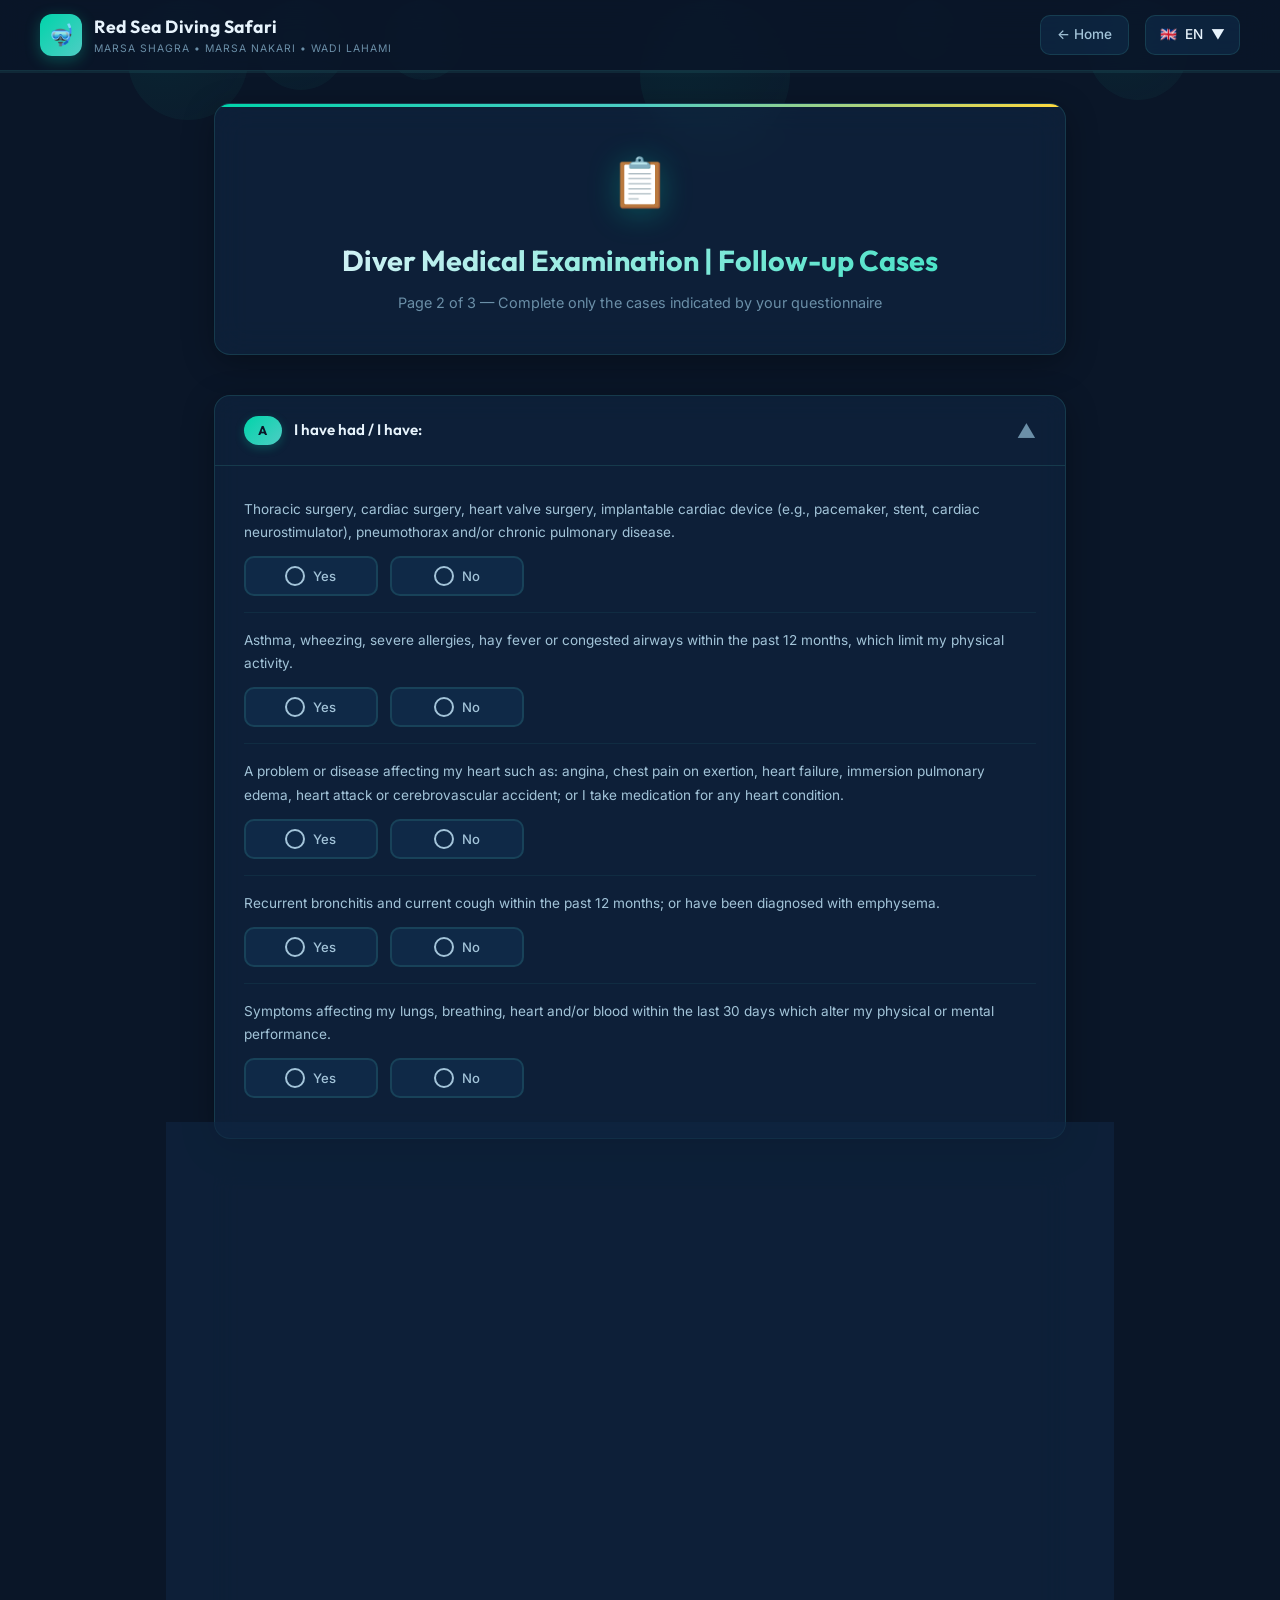
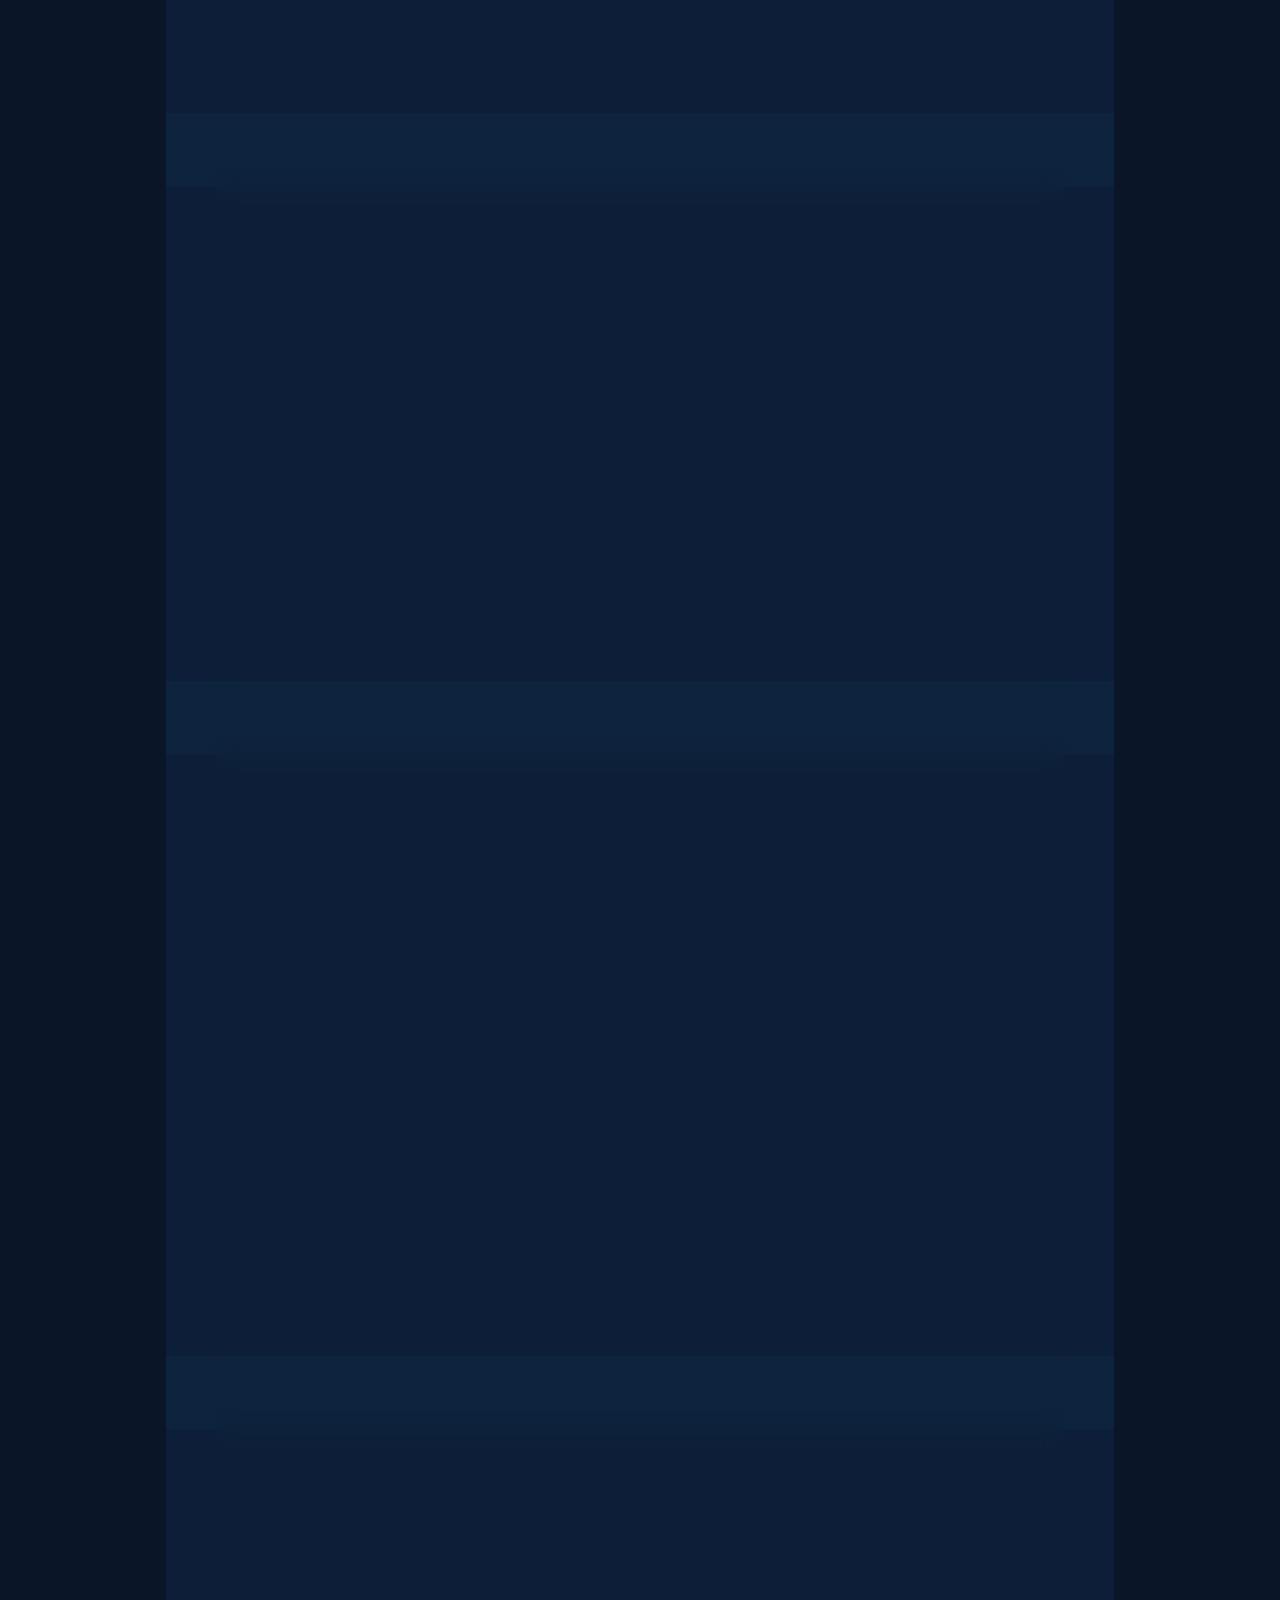
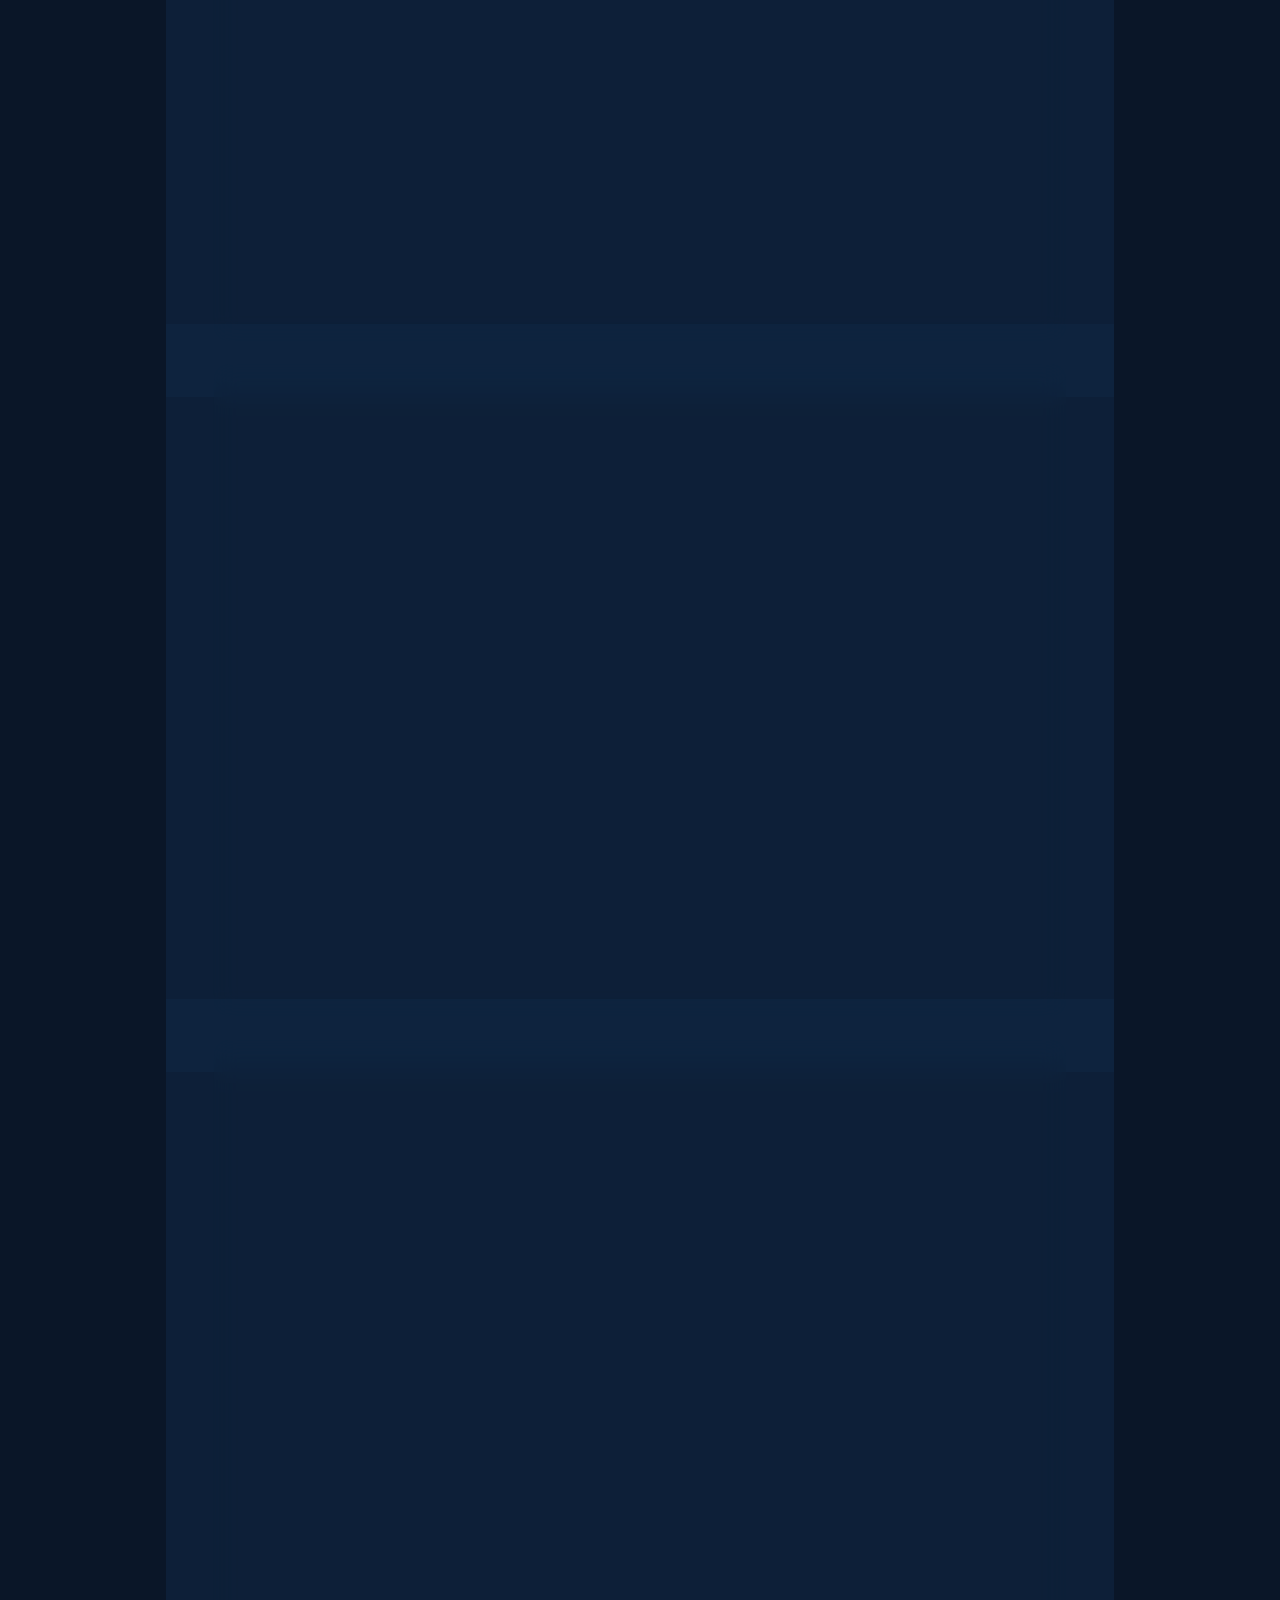
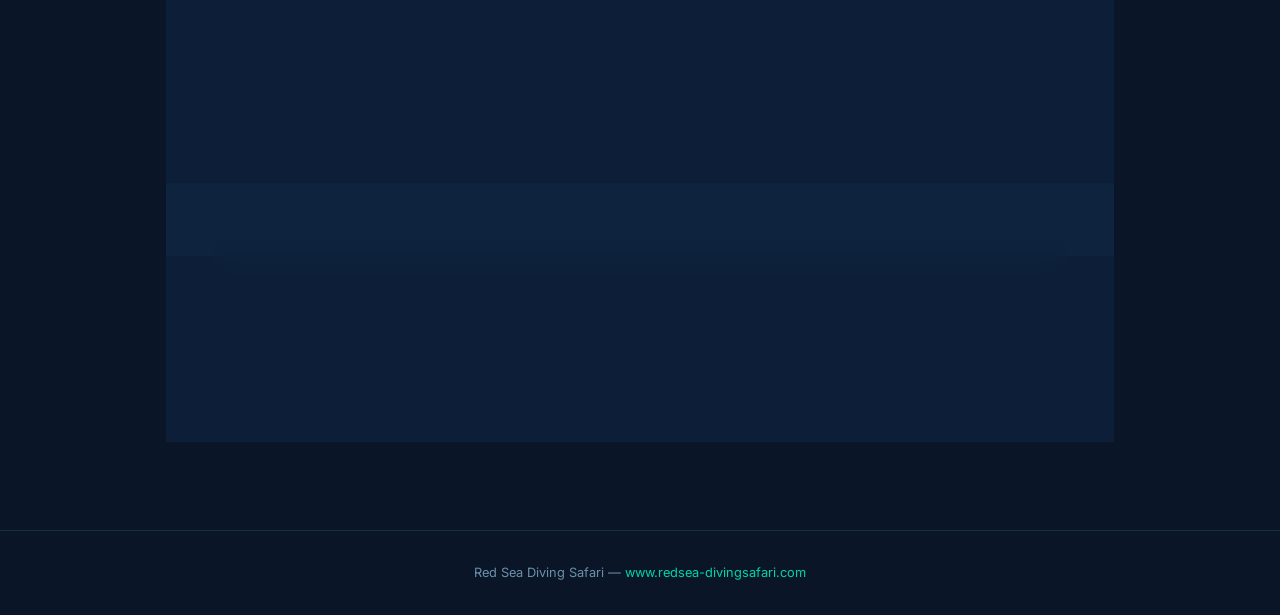
<file: medical-examination.html>
<!DOCTYPE html>
<html lang="en">
<head>
    <meta charset="UTF-8">
    <meta name="viewport" content="width=device-width, initial-scale=1.0">
    <title>Medical Examination Details - Red Sea Diving Safari</title>
    <link rel="stylesheet" href="styles.css">
</head>
<body>
    <div class="bg-animation">
        <div class="bubble"></div><div class="bubble"></div><div class="bubble"></div>
        <div class="bubble"></div><div class="bubble"></div><div class="bubble"></div>
    </div>
    <nav class="navbar">
        <div class="navbar-content">
            <a href="index.html" class="navbar-brand">
                <div class="logo-icon">🤿</div>
                <div><div class="brand-text">Red Sea Diving Safari</div><div class="brand-sub">Marsa Shagra • Marsa Nakari • Wadi Lahami</div></div>
            </a>
            <div class="navbar-actions">
                <a href="index.html" class="nav-home" data-en="← Home" data-ru="← Домой" data-it="← Home" data-es="← Inicio" data-de="← Startseite" data-fr="← Accueil" data-ar="الرئيسية →">← Home</a>
                <div class="lang-selector-custom">
                    <div class="lang-current" onclick="toggleLangDropdown()">
                        <span class="lang-flag">🇬🇧</span> <span class="lang-code">EN</span> <span class="lang-arrow">▼</span>
                    </div>
                    <div class="lang-dropdown" id="langDropdown">
                        <div class="lang-option" onclick="setLang('en')">🇬🇧 English</div>
                        <div class="lang-option" onclick="setLang('fr')">🇫🇷 Français</div>
                        <div class="lang-option" onclick="setLang('ar')">🇸🇦 عربي</div>
                        <div class="lang-option" onclick="setLang('ru')">🇷🇺 Русский</div>
                        <div class="lang-option" onclick="setLang('it')">🇮🇹 Italiano</div>
                        <div class="lang-option" onclick="setLang('es')">🇪🇸 Español</div>
                        <div class="lang-option" onclick="setLang('de')">🇩🇪 Deutsch</div>
                    </div>
                </div>
            </div>
        </div>
    </nav>
    <div class="progress-bar"><div class="progress-fill"></div></div>
    <div class="page-container">
        <div class="page-header fade-in">
            <span class="page-icon">📋</span>
            <h1 data-en="Diver Medical Examination | Follow-up Cases" data-ru="Медицинский осмотр дайвера | Случаи для наблюдения" data-it="Esame medico del subacqueo | Casi di follow-up" data-es="Examen médico del buceador | Casos de seguimiento" data-de="Ärztliche Untersuchung für Taucher | Folge-Fälle" data-fr="Examen Médical du Plongeur | Suite du Questionnaire" data-ar="الفحص الطبي للغواص | حالات المتابعة">Diver Medical Examination | Follow-up Cases</h1>
            <p class="subtitle" data-en="Page 2 of 3 — Complete only the cases indicated by your questionnaire" data-ru="Стр. 2 из 3" data-it="Pagina 2 di 3" data-es="Página 2 de 3" data-de="Seite 2 von 3" data-fr="Page 2 sur 3 — Remplissez uniquement les cases indiquées par votre questionnaire" data-ar="الصفحة 2 من 3 — أكمل فقط الحالات المشار إليها في الاستبيان">Page 2 of 3 — Complete only the cases indicated by your questionnaire</p>
        </div>

        <!-- CASE A -->
        <div class="case-section" id="case-a">
            <div class="case-header" onclick="toggleCase(this)">
                <div class="case-label"><span class="case-badge">A</span><span class="case-title" data-en="I have had / I have:" data-ru="У меня было / есть:" data-it="Ho avuto / ho:" data-es="He tenido / tengo:" data-de="Ich hatte / habe:" data-fr="J'ai / J'ai eu :" data-ar="لديّ / كان لديّ:">I have had / I have:</span></div>
                <span class="case-toggle">▼</span>
            </div>
            <div class="case-content">
                <div class="case-question"><div class="case-question-text" data-en="Thoracic surgery, cardiac surgery, heart valve surgery, implantable cardiac device (e.g., pacemaker, stent, cardiac neurostimulator), pneumothorax and/or chronic pulmonary disease." data-ru="Хирургия грудной клетки или сердца." data-it="Chirurgia toracica o cardiaca." data-es="Cirugía torácica o cardíaca." data-de="Brust- oder Herzoperation." data-fr="Chirurgie thoracique, chirurgie cardiaque, chirurgie des valves cardiaques, dispositif médical implantable (par exemple, pacemaker, stent, stimulateur cardiaque, neurostimulateur), pneumothorax et/ou maladie pulmonaire chronique." data-ar="جراحة الصدر، جراحة القلب، جراحة صمامات القلب، جهاز قلبي قابل للزرع، استرواح الصدر و/أو مرض رئوي مزمن.">Thoracic surgery, cardiac surgery, heart valve surgery, implantable cardiac device (e.g., pacemaker, stent, cardiac neurostimulator), pneumothorax and/or chronic pulmonary disease.</div><div class="choices-row"><button class="choice-btn" data-choice="yes"><span class="check-icon"></span><span data-en="Yes" data-ru="Да" data-it="Sì" data-es="Sí" data-de="Ja" data-fr="Oui" data-ar="نعم">Yes</span></button><button class="choice-btn" data-choice="no"><span class="check-icon"></span><span data-en="No" data-ru="Нет" data-it="No" data-es="No" data-de="Nein" data-fr="Non" data-ar="لا">No</span></button></div></div>
                <div class="case-question"><div class="case-question-text" data-en="Asthma, wheezing, severe allergies, hay fever or congested airways within the past 12 months, which limit my physical activity." data-ru="Астма, хрипы, сильная аллергия." data-it="Asma, respiro sibilante, allergie gravi." data-es="Asma, sibilancias, alergias graves." data-de="Asthma, pfeifende Atmung, schwere Allergien." data-fr="Asthme, respiration sifflante, allergies graves, rhume des foins ou voies respiratoires congestionnées au cours des 12 derniers mois, qui limitent mon activité physique." data-ar="ربو، صفير، حساسية شديدة، حمى القش أو احتقان المجاري التنفسية خلال الـ 12 شهراً الماضية تحد من نشاطي البدني.">Asthma, wheezing, severe allergies, hay fever or congested airways within the past 12 months, which limit my physical activity.</div><div class="choices-row"><button class="choice-btn" data-choice="yes"><span class="check-icon"></span><span data-en="Yes" data-ru="Да" data-it="Sì" data-es="Sí" data-de="Ja" data-fr="Oui" data-ar="نعم">Yes</span></button><button class="choice-btn" data-choice="no"><span class="check-icon"></span><span data-en="No" data-ru="Нет" data-it="No" data-es="No" data-de="Nein" data-fr="Non" data-ar="لا">No</span></button></div></div>
                <div class="case-question"><div class="case-question-text" data-en="A problem or disease affecting my heart such as: angina, chest pain on exertion, heart failure, immersion pulmonary edema, heart attack or cerebrovascular accident; or I take medication for any heart condition." data-ru="Проблема или заболевание сердца, такое как: стенокардия, сердечная недостаточность, отек легких, инфаркт." data-it="Un problema o malattia che colpisce il mio cuore come: angina, insufficienza cardiaca, edema polmonare." data-es="Un problema o enfermedad que afecta mi corazón como: angina, insuficiencia cardíaca, edema pulmonar." data-de="Ein Problem oder eine Krankheit, die mein Herz betrifft, wie: Angina, Herzinsuffizienz, Lungenödem." data-fr="Un problème ou une maladie touchant mon cœur tels que : angine de poitrine, douleur thoracique à l'effort, insuffisance cardiaque, œdème pulmonaire d'immersion, crise cardiaque ou accident vasculaire cérébral; ou je prends des médicaments pour toute affection cardiaque." data-ar="مشكلة أو مرض يؤثر على قلبي مثل: ذبحة صدرية، ألم في الصدر عند المجهود، قصور في القلب، وذمة رئوية بالغمر، نوبة قلبية أو سكتة دماغية؛ أو أتناول أدوية لأي حالة قلبية.">A problem or disease affecting my heart such as: angina, chest pain on exertion, heart failure, immersion pulmonary edema, heart attack or cerebrovascular accident; or I take medication for any heart condition.</div><div class="choices-row"><button class="choice-btn" data-choice="yes"><span class="check-icon"></span><span data-en="Yes" data-ru="Да" data-it="Sì" data-es="Sí" data-de="Ja" data-fr="Oui" data-ar="نعم">Yes</span></button><button class="choice-btn" data-choice="no"><span class="check-icon"></span><span data-en="No" data-ru="Нет" data-it="No" data-es="No" data-de="Nein" data-fr="Non" data-ar="لا">No</span></button></div></div>
                <div class="case-question"><div class="case-question-text" data-en="Recurrent bronchitis and current cough within the past 12 months; or have been diagnosed with emphysema." data-ru="Частые бронхиты и кашель." data-it="Bronchite ricorrente e tosse." data-es="Bronquitis recurrente e tos." data-de="Wiederkehrende Bronchitis und Husten." data-fr="Bronchite récurrente et toux actuels au cours des 12 derniers mois; ou on m'a diagnostiqué de l'emphysème." data-ar="التهاب شعبي متكرر وسعال حالي خلال الـ 12 شهراً الماضية؛ أو تم تشخيصي بانتفاخ الرئة.">Recurrent bronchitis and current cough within the past 12 months; or have been diagnosed with emphysema.</div><div class="choices-row"><button class="choice-btn" data-choice="yes"><span class="check-icon"></span><span data-en="Yes" data-ru="Да" data-it="Sì" data-es="Sí" data-de="Ja" data-fr="Oui" data-ar="نعم">Yes</span></button><button class="choice-btn" data-choice="no"><span class="check-icon"></span><span data-en="No" data-ru="Нет" data-it="No" data-es="No" data-de="Nein" data-fr="Non" data-ar="لا">No</span></button></div></div>
                <div class="case-question"><div class="case-question-text" data-en="Symptoms affecting my lungs, breathing, heart and/or blood within the last 30 days which alter my physical or mental performance." data-ru="Симптомы, затрагивающие легкие или сердце." data-it="Sintomi che colpiscono i polmoni o il cuore." data-es="Síntomas que afectan los pulmones o el corazón." data-de="Symptome der Lunge oder des Herzens." data-fr="Symptômes affectant mes poumons, ma respiration, mon cœur et/ou mon sang au cours des 30 derniers jours qui altèrent mes performances physiques ou mentales." data-ar="أعراض تؤثر على رئتي أو تنفسي أو قلبي و/أو دمي خلال الـ 30 يوماً الماضية تغير من أدائي البدني أو العقلي.">Symptoms affecting my lungs, breathing, heart and/or blood within the last 30 days which alter my physical or mental performance.</div><div class="choices-row"><button class="choice-btn" data-choice="yes"><span class="check-icon"></span><span data-en="Yes" data-ru="Да" data-it="Sì" data-es="Sí" data-de="Ja" data-fr="Oui" data-ar="نعم">Yes</span></button><button class="choice-btn" data-choice="no"><span class="check-icon"></span><span data-en="No" data-ru="Нет" data-it="No" data-es="No" data-de="Nein" data-fr="Non" data-ar="لا">No</span></button></div></div>
            </div>
        </div>

        <!-- CASE B -->
        <div class="case-section" id="case-b">
            <div class="case-header" onclick="toggleCase(this)">
                <div class="case-label"><span class="case-badge">B</span><span class="case-title" data-en="I am over 45 AND:" data-ru="Мне больше 45 И:" data-it="Ho più di 45 anni E:" data-es="Tengo más de 45 Y:" data-de="Ich bin über 45 UND:" data-fr="J'ai plus de 45 ans ET :" data-ar="عمري أكثر من 45 سنة و:">I am over 45 AND:</span></div>
                <span class="case-toggle">▼</span>
            </div>
            <div class="case-content">
                <div class="case-question"><div class="case-question-text" data-en="I smoke or inhale nicotine by other means." data-ru="Я курю или вдыхаю никотин." data-it="Fumo o inalo nicotina." data-es="Fumo o inhalo nicotina." data-de="Ich rauche oder inhaliere Nikotin." data-fr="Je fume ou j'inhale de la nicotine par d'autres moyens." data-ar="أدخن أو أستنشق النيكوتين بوسائل أخرى.">I smoke or inhale nicotine by other means.</div><div class="choices-row"><button class="choice-btn" data-choice="yes"><span class="check-icon"></span><span data-en="Yes" data-ru="Да" data-it="Sì" data-es="Sí" data-de="Ja" data-fr="Oui" data-ar="نعم">Yes</span></button><button class="choice-btn" data-choice="no"><span class="check-icon"></span><span data-en="No" data-ru="Нет" data-it="No" data-es="No" data-de="Nein" data-fr="Non" data-ar="لا">No</span></button></div></div>
                <div class="case-question"><div class="case-question-text" data-en="I have a high cholesterol level." data-ru="У меня высокий уровень холестерина." data-it="Ho un livello alto di colesterolo." data-es="Tengo un nivel alto de colesterol." data-de="Ich habe einen hohen Cholesterinspiegel." data-fr="J'ai un taux de cholestérol élevé." data-ar="لدي مستوى كوليسترول مرتفع.">I have a high cholesterol level.</div><div class="choices-row"><button class="choice-btn" data-choice="yes"><span class="check-icon"></span><span data-en="Yes" data-ru="Да" data-it="Sì" data-es="Sí" data-de="Ja" data-fr="Oui" data-ar="نعم">Yes</span></button><button class="choice-btn" data-choice="no"><span class="check-icon"></span><span data-en="No" data-ru="Нет" data-it="No" data-es="No" data-de="Nein" data-fr="Non" data-ar="لا">No</span></button></div></div>
                <div class="case-question"><div class="case-question-text" data-en="I have high blood pressure." data-ru="У меня высокое кровяное давление." data-it="Ho la pressione alta." data-es="Tengo presión arterial alta." data-de="Ich habe Bluthochdruck." data-fr="J'ai une tension artérielle élevée." data-ar="لدي ضغط دم مرتفع.">I have high blood pressure.</div><div class="choices-row"><button class="choice-btn" data-choice="yes"><span class="check-icon"></span><span data-en="Yes" data-ru="Да" data-it="Sì" data-es="Sí" data-de="Ja" data-fr="Oui" data-ar="نعم">Yes</span></button><button class="choice-btn" data-choice="no"><span class="check-icon"></span><span data-en="No" data-ru="Нет" data-it="No" data-es="No" data-de="Nein" data-fr="Non" data-ar="لا">No</span></button></div></div>
                <div class="case-question"><div class="case-question-text" data-en="I have had a close blood relative who has died suddenly or of cardiac disease or stroke before age 50; or I have a family history of heart disease before age 50 (including cardiac arrhythmia, coronary artery disease or cardiomyopathy)." data-ru="У меня есть родственники, умершие от болезни сердца до 50 лет." data-it="Ho avuto un parente deceduto per malattia cardiaca prima dei 50 anni." data-es="He tenido un pariente que falleció por enfermedad cardíaca antes de los 50 años." data-de="Ich hatte einen Verwandten, der vor dem 50. Lebensjahr an einer Herzerkrankung starb." data-fr="J'ai eu un parent proche décédé subitement ou d'une maladie cardiaque ou d'un accident vasculaire cérébral avant l'âge de 50 ans; ou j'ai des antécédents familiaux de maladie cardiaque avant 50 ans." data-ar="لدي قريب من الدرجة الأولى توفي فجأة أو بمرض قلبي أو سكتة دماغية قبل سن 50؛ أو لدي تاريخ عائلي لأمراض القلب قبل سن 50.">I have had a close blood relative who has died suddenly or of cardiac disease or stroke before age 50; or I have a family history of heart disease before age 50.</div><div class="choices-row"><button class="choice-btn" data-choice="yes"><span class="check-icon"></span><span data-en="Yes" data-ru="Да" data-it="Sì" data-es="Sí" data-de="Ja" data-fr="Oui" data-ar="نعم">Yes</span></button><button class="choice-btn" data-choice="no"><span class="check-icon"></span><span data-en="No" data-ru="Нет" data-it="No" data-es="No" data-de="Nein" data-fr="Non" data-ar="لا">No</span></button></div></div>
            </div>
        </div>

        <!-- CASE C -->
        <div class="case-section" id="case-c">
            <div class="case-header" onclick="toggleCase(this)">
                <div class="case-label"><span class="case-badge">C</span><span class="case-title" data-en="I have had / I have:" data-ru="У меня было / есть:" data-it="Ho avuto / ho:" data-es="He tenido / tengo:" data-de="Ich hatte / habe:" data-fr="J'ai / J'ai eu :" data-ar="لديّ / كان لديّ:">I have had / I have:</span></div>
                <span class="case-toggle">▼</span>
            </div>
            <div class="case-content">
                <div class="case-question"><div class="case-question-text" data-en="Sinus surgery within the last 6 months." data-ru="Операция на пазухах." data-it="Chirurgia dei seni nasali." data-es="Cirugía de los senos nasales." data-de="Nasennebenhöhlenoperation." data-fr="Une chirurgie des sinus au cours des 6 derniers mois." data-ar="جراحة الجيوب الأنفية خلال الـ 6 أشهر الماضية.">Sinus surgery within the last 6 months.</div><div class="choices-row"><button class="choice-btn" data-choice="yes"><span class="check-icon"></span><span data-en="Yes" data-ru="Да" data-it="Sì" data-es="Sí" data-de="Ja" data-fr="Oui" data-ar="نعم">Yes</span></button><button class="choice-btn" data-choice="no"><span class="check-icon"></span><span data-en="No" data-ru="Нет" data-it="No" data-es="No" data-de="Nein" data-fr="Non" data-ar="لا">No</span></button></div></div>
                <div class="case-question"><div class="case-question-text" data-en="Ear disease or ear surgery, hearing loss, or balance problems." data-ru="Заболевание ушей или операция на ушах." data-it="Malattia o chirurgia dell'orecchio." data-es="Enfermedad o cirugía del oído." data-de="Ohrenerkrankung oder Ohrenoperation." data-fr="Une maladie ou chirurgie de l'oreille, une perte auditive ou des problèmes d'équilibre." data-ar="مرض أو جراحة في الأذن، فقدان سمع، أو مشاكل في التوازن.">Ear disease or ear surgery, hearing loss, or balance problems.</div><div class="choices-row"><button class="choice-btn" data-choice="yes"><span class="check-icon"></span><span data-en="Yes" data-ru="Да" data-it="Sì" data-es="Sí" data-de="Ja" data-fr="Oui" data-ar="نعم">Yes</span></button><button class="choice-btn" data-choice="no"><span class="check-icon"></span><span data-en="No" data-ru="Нет" data-it="No" data-es="No" data-de="Nein" data-fr="Non" data-ar="لا">No</span></button></div></div>
                <div class="case-question"><div class="case-question-text" data-en="Recurrent sinusitis within the last 12 months." data-ru="Рецидивирующий синусит." data-it="Sinusite ricorrente." data-es="Sinusitis recurrente." data-de="Wiederkehrende Sinusitis." data-fr="Une sinusite récurrente au cours des 12 derniers mois." data-ar="التهاب الجيوب الأنفية المتكرر خلال الـ 12 شهراً الماضية.">Recurrent sinusitis within the last 12 months.</div><div class="choices-row"><button class="choice-btn" data-choice="yes"><span class="check-icon"></span><span data-en="Yes" data-ru="Да" data-it="Sì" data-es="Sí" data-de="Ja" data-fr="Oui" data-ar="نعم">Yes</span></button><button class="choice-btn" data-choice="no"><span class="check-icon"></span><span data-en="No" data-ru="Нет" data-it="No" data-es="No" data-de="Nein" data-fr="Non" data-ar="لا">No</span></button></div></div>
                <div class="case-question"><div class="case-question-text" data-en="Eye surgery within the last 3 months." data-ru="Операция на глазах за последние 3 месяца." data-it="Chirurgia oculare negli ultimi 3 mesi." data-es="Cirugía ocular en los últimos 3 meses." data-de="Augenoperation in den letzten 3 Monaten." data-fr="Une chirurgie oculaire au cours des 3 derniers mois." data-ar="جراحة العين خلال الـ 3 أشهر الماضية.">Eye surgery within the last 3 months.</div><div class="choices-row"><button class="choice-btn" data-choice="yes"><span class="check-icon"></span><span data-en="Yes" data-ru="Да" data-it="Sì" data-es="Sí" data-de="Ja" data-fr="Oui" data-ar="نعم">Yes</span></button><button class="choice-btn" data-choice="no"><span class="check-icon"></span><span data-en="No" data-ru="Нет" data-it="No" data-es="No" data-de="Nein" data-fr="Non" data-ar="لا">No</span></button></div></div>
            </div>
        </div>

        <!-- CASE D -->
        <div class="case-section" id="case-d">
            <div class="case-header" onclick="toggleCase(this)">
                <div class="case-label"><span class="case-badge">D</span><span class="case-title" data-en="I have had / I have:" data-ru="У меня было / есть:" data-it="Ho avuto / ho:" data-es="He tenido / tengo:" data-de="Ich hatte / habe:" data-fr="J'ai / J'ai eu :" data-ar="لديّ / كان لديّ:">I have had / I have:</span></div>
                <span class="case-toggle">▼</span>
            </div>
            <div class="case-content">
                <div class="case-question"><div class="case-question-text" data-en="Head injury with loss of consciousness within the last 5 years." data-ru="Травма головы с потерей сознания." data-it="Trauma cranico con perdita di coscienza." data-es="Lesión en la cabeza con pérdida de conciencia." data-de="Kopfverletzung mit Bewusstlosigkeit." data-fr="Un traumatisme crânien avec perte de connaissance au cours des 5 dernières années." data-ar="إصابة في الرأس مع فقدان الوعي خلال السنوات الخمس الماضية.">Head injury with loss of consciousness within the last 5 years.</div><div class="choices-row"><button class="choice-btn" data-choice="yes"><span class="check-icon"></span><span data-en="Yes" data-ru="Да" data-it="Sì" data-es="Sí" data-de="Ja" data-fr="Oui" data-ar="نعم">Yes</span></button><button class="choice-btn" data-choice="no"><span class="check-icon"></span><span data-en="No" data-ru="Нет" data-it="No" data-es="No" data-de="Nein" data-fr="Non" data-ar="لا">No</span></button></div></div>
                <div class="case-question"><div class="case-question-text" data-en="Persistent neurologic injury or disease." data-ru="Стойкие неврологические заболевания." data-it="Malattia neurologica persistente." data-es="Enfermedad neurológica persistente." data-de="Anhaltende neurologische Erkrankung." data-fr="Une lésion ou maladie neurologique persistante." data-ar="إصابة أو مرض عصبي مستمر.">Persistent neurologic injury or disease.</div><div class="choices-row"><button class="choice-btn" data-choice="yes"><span class="check-icon"></span><span data-en="Yes" data-ru="Да" data-it="Sì" data-es="Sí" data-de="Ja" data-fr="Oui" data-ar="نعم">Yes</span></button><button class="choice-btn" data-choice="no"><span class="check-icon"></span><span data-en="No" data-ru="Нет" data-it="No" data-es="No" data-de="Nein" data-fr="Non" data-ar="لا">No</span></button></div></div>
                <div class="case-question"><div class="case-question-text" data-en="Recurring migraines within the past 12 months, or I take medications to prevent them." data-ru="Частые мигрени." data-it="Emicranie ricorrenti." data-es="Migrañas recurrentes." data-de="Wiederkehrende Migräne." data-fr="Des migraines récurrentes au cours des 12 derniers mois, ou je prends des médicaments pour les prévenir." data-ar="صداع نصفي متكرر خلال الـ 12 شهراً الماضية، أو أتناول أدوية لمنعها.">Recurring migraines within the past 12 months, or I take medications to prevent them.</div><div class="choices-row"><button class="choice-btn" data-choice="yes"><span class="check-icon"></span><span data-en="Yes" data-ru="Да" data-it="Sì" data-es="Sí" data-de="Ja" data-fr="Oui" data-ar="نعم">Yes</span></button><button class="choice-btn" data-choice="no"><span class="check-icon"></span><span data-en="No" data-ru="Нет" data-it="No" data-es="No" data-de="Nein" data-fr="Non" data-ar="لا">No</span></button></div></div>
                <div class="case-question"><div class="case-question-text" data-en="Blackouts, fainting (full/partial loss of consciousness) within the last 5 years." data-ru="Обмороки, потеря сознания за последние 5 лет." data-it="Svenimenti (perdita di coscienza) negli ultimi 5 anni." data-es="Desmayos (pérdida de conciencia) en los últimos 5 años." data-de="Ohnmacht, Bewusstlosigkeit in den letzten 5 Jahren." data-fr="Des syncopes, absences ou évanouissements au cours des 5 dernières années." data-ar="إغماء أو فقدان وعي (كلي/جزئي) خلال السنوات الخمس الماضية.">Blackouts, fainting (full/partial loss of consciousness) within the last 5 years.</div><div class="choices-row"><button class="choice-btn" data-choice="yes"><span class="check-icon"></span><span data-en="Yes" data-ru="Да" data-it="Sì" data-es="Sí" data-de="Ja" data-fr="Oui" data-ar="نعم">Yes</span></button><button class="choice-btn" data-choice="no"><span class="check-icon"></span><span data-en="No" data-ru="Нет" data-it="No" data-es="No" data-de="Nein" data-fr="Non" data-ar="لا">No</span></button></div></div>
                <div class="case-question"><div class="case-question-text" data-en="Epilepsy, seizures, or convulsions; or I take medications to prevent them." data-ru="Эпилепсия, судороги." data-it="Epilessia, crisi o convulsioni." data-es="Epilepsia, convulsiones." data-de="Epilepsie, Anfälle oder Krämpfe." data-fr="Une épilepsie, ou des convulsions; ou je prends des médicaments pour les prévenir." data-ar="صرع أو نوبات أو تشنجات؛ أو أتناول أدوية لمنعها.">Epilepsy, seizures, or convulsions; or I take medications to prevent them.</div><div class="choices-row"><button class="choice-btn" data-choice="yes"><span class="check-icon"></span><span data-en="Yes" data-ru="Да" data-it="Sì" data-es="Sí" data-de="Ja" data-fr="Oui" data-ar="نعم">Yes</span></button><button class="choice-btn" data-choice="no"><span class="check-icon"></span><span data-en="No" data-ru="Нет" data-it="No" data-es="No" data-de="Nein" data-fr="Non" data-ar="لا">No</span></button></div></div>
            </div>
        </div>

        <!-- CASE E -->
        <div class="case-section" id="case-e">
            <div class="case-header" onclick="toggleCase(this)">
                <div class="case-label"><span class="case-badge">E</span><span class="case-title" data-en="I have had / I have:" data-ru="У меня было / есть:" data-it="Ho avuto / ho:" data-es="He tenido / tengo:" data-de="Ich hatte / habe:" data-fr="J'ai / J'ai eu :" data-ar="لديّ / كان لديّ:">I have had / I have:</span></div>
                <span class="case-toggle">▼</span>
            </div>
            <div class="case-content">
                <div class="case-question"><div class="case-question-text" data-en="Behavioral or mental health problems requiring medical/psychiatric treatment." data-ru="Проблемы с поведением или психическим здоровьем." data-it="Problemi comportamentali o di salute mentale." data-es="Problemas de comportamiento o de salud mental." data-de="Verhaltens- oder psychische Probleme." data-fr="Des problèmes de comportement ou des problèmes mentaux ou psychologiques nécessitant un traitement médical et/ou psychiatrique." data-ar="مشاكل سلوكية أو صحة نفسية تتطلب علاجاً طبياً/نفسياً.">Behavioral or mental health problems requiring medical/psychiatric treatment.</div><div class="choices-row"><button class="choice-btn" data-choice="yes"><span class="check-icon"></span><span data-en="Yes" data-ru="Да" data-it="Sì" data-es="Sí" data-de="Ja" data-fr="Oui" data-ar="نعم">Yes</span></button><button class="choice-btn" data-choice="no"><span class="check-icon"></span><span data-en="No" data-ru="Нет" data-it="No" data-es="No" data-de="Nein" data-fr="Non" data-ar="لا">No</span></button></div></div>
                <div class="case-question"><div class="case-question-text" data-en="Major depression, suicidal ideation, panic attacks, uncontrolled bipolar disorder requiring psychiatric treatment." data-ru="Депрессия, панические атаки." data-it="Depressione, attacchi di panico." data-es="Depresión, ataques de pánico." data-de="Depression, Panikattacken." data-fr="Une dépression majeure, des idées suicidaires, des crises de panique, un trouble bipolaire non contrôlé nécessitant un traitement psychiatrique." data-ar="اكتئاب شديد، أفكار انتحارية، نوبات هلع، اضطراب ثنائي القطب غير مسيطر عليه يتطلب علاجاً نفسياً.">Major depression, suicidal ideation, panic attacks, uncontrolled bipolar disorder requiring psychiatric treatment.</div><div class="choices-row"><button class="choice-btn" data-choice="yes"><span class="check-icon"></span><span data-en="Yes" data-ru="Да" data-it="Sì" data-es="Sí" data-de="Ja" data-fr="Oui" data-ar="نعم">Yes</span></button><button class="choice-btn" data-choice="no"><span class="check-icon"></span><span data-en="No" data-ru="Нет" data-it="No" data-es="No" data-de="Nein" data-fr="Non" data-ar="لا">No</span></button></div></div>
                <div class="case-question"><div class="case-question-text" data-en="A diagnosis of mental health or learning/developmental disability requiring ongoing care." data-ru="Диагноз психического здоровья или инвалидности в обучении/развитии, требующий постоянного ухода." data-it="Una diagnosi di salute mentale o disabilità dell'apprendimento/sviluppo che richiede cure continue." data-es="Un diagnóstico de salud mental o discapacidad de aprendizaje/desarrollo que requiere atención continua." data-de="Eine Diagnose von psychischen Erkrankungen oder Lern-/Entwicklungsstörungen, die ständige Pflege erfordert." data-fr="Un diagnostic de problème de santé mentale ou un trouble d'apprentissage ou de développement qui nécessite des soins continus." data-ar="تشخيص بمشكلة صحة نفسية أو إعاقة تعلم/نمو تتطلب رعاية مستمرة.">A diagnosis of mental health or learning/developmental disability requiring ongoing care.</div><div class="choices-row"><button class="choice-btn" data-choice="yes"><span class="check-icon"></span><span data-en="Yes" data-ru="Да" data-it="Sì" data-es="Sí" data-de="Ja" data-fr="Oui" data-ar="نعم">Yes</span></button><button class="choice-btn" data-choice="no"><span class="check-icon"></span><span data-en="No" data-ru="Нет" data-it="No" data-es="No" data-de="Nein" data-fr="Non" data-ar="لا">No</span></button></div></div>
                <div class="case-question"><div class="case-question-text" data-en="An addiction to drugs or alcohol requiring treatment within the last 5 years." data-ru="Зависимость от наркотиков или алкоголя." data-it="Una dipendenza da droghe o alcol." data-es="Una adicción a drogas o alcohol." data-de="Eine Drogen- oder Alkoholabhängigkeit." data-fr="Une dépendance à la drogue ou à l'alcool nécessitant un traitement au cours des 5 dernières années." data-ar="إدمان على المخدرات أو الكحول يتطلب علاجاً خلال السنوات الخمس الماضية.">An addiction to drugs or alcohol requiring treatment within the last 5 years.</div><div class="choices-row"><button class="choice-btn" data-choice="yes"><span class="check-icon"></span><span data-en="Yes" data-ru="Да" data-it="Sì" data-es="Sí" data-de="Ja" data-fr="Oui" data-ar="نعم">Yes</span></button><button class="choice-btn" data-choice="no"><span class="check-icon"></span><span data-en="No" data-ru="Нет" data-it="No" data-es="No" data-de="Nein" data-fr="Non" data-ar="لا">No</span></button></div></div>
            </div>
        </div>

        <!-- CASE F -->
        <div class="case-section" id="case-f">
            <div class="case-header" onclick="toggleCase(this)">
                <div class="case-label"><span class="case-badge">F</span><span class="case-title" data-en="I have had / I have:" data-ru="У меня было / есть:" data-it="Ho avuto / ho:" data-es="He tenido / tengo:" data-de="Ich hatte / habe:" data-fr="J'ai / J'ai eu :" data-ar="لديّ / كان لديّ:">I have had / I have:</span></div>
                <span class="case-toggle">▼</span>
            </div>
            <div class="case-content">
                <div class="case-question"><div class="case-question-text" data-en="Recurrent back problems within the last 6 months that limit daily activity." data-ru="Повторяющиеся проблемы со спиной." data-it="Problemi ricorrenti alla schiena." data-es="Problemas recurrentes de espalda." data-de="Wiederkehrende Rückenprobleme." data-fr="Des problèmes de dos récurrents au cours des 6 derniers mois qui limitent mon activité quotidienne." data-ar="مشاكل ظهر متكررة خلال الـ 6 أشهر الماضية تحد من النشاط اليومي.">Recurrent back problems within the last 6 months that limit daily activity.</div><div class="choices-row"><button class="choice-btn" data-choice="yes"><span class="check-icon"></span><span data-en="Yes" data-ru="Да" data-it="Sì" data-es="Sí" data-de="Ja" data-fr="Oui" data-ar="نعم">Yes</span></button><button class="choice-btn" data-choice="no"><span class="check-icon"></span><span data-en="No" data-ru="Нет" data-it="No" data-es="No" data-de="Nein" data-fr="Non" data-ar="لا">No</span></button></div></div>
                <div class="case-question"><div class="case-question-text" data-en="Back or spinal surgery within the last 12 months." data-ru="Хирургия спины или позвоночника." data-it="Chirurgia della schiena o della colonna vertebrale." data-es="Cirugía de espalda o columna." data-de="Rücken- oder Wirbelsäulenoperation." data-fr="Une chirurgie du dos ou de la colonne vertébrale au cours des 12 derniers mois." data-ar="جراحة الظهر أو العمود الفقري خلال الـ 12 شهراً الماضية.">Back or spinal surgery within the last 12 months.</div><div class="choices-row"><button class="choice-btn" data-choice="yes"><span class="check-icon"></span><span data-en="Yes" data-ru="Да" data-it="Sì" data-es="Sí" data-de="Ja" data-fr="Oui" data-ar="نعم">Yes</span></button><button class="choice-btn" data-choice="no"><span class="check-icon"></span><span data-en="No" data-ru="Нет" data-it="No" data-es="No" data-de="Nein" data-fr="Non" data-ar="لا">No</span></button></div></div>
                <div class="case-question"><div class="case-question-text" data-en="Diabetes, controlled by medication, diet, or gestational diabetes within the last 12 months." data-ru="Диабет, контролируемый лечением." data-it="Diabete controllato da farmaci o dieta." data-es="Diabetes controlada por medicamentos o dieta." data-de="Durch Medikamente oder Diät kontrollierter Diabetes." data-fr="Un diabète, contrôlé par médicament ou par régime, ou un diabète gestationnel au cours des 12 derniers mois." data-ar="مرض السكري، المسيطر عليه بالأدوية أو النظام الغذائي، أو سكري الحمل خلال الـ 12 شهراً الماضية.">Diabetes, controlled by medication, diet, or gestational diabetes within the last 12 months.</div><div class="choices-row"><button class="choice-btn" data-choice="yes"><span class="check-icon"></span><span data-en="Yes" data-ru="Да" data-it="Sì" data-es="Sí" data-de="Ja" data-fr="Oui" data-ar="نعم">Yes</span></button><button class="choice-btn" data-choice="no"><span class="check-icon"></span><span data-en="No" data-ru="Нет" data-it="No" data-es="No" data-de="Nein" data-fr="Non" data-ar="لا">No</span></button></div></div>
                <div class="case-question"><div class="case-question-text" data-en="An uncorrected hernia that limits my physical abilities." data-ru="Нескорректированная грыжа." data-it="Un'ernia non corretta." data-es="Una hernia no corregida." data-de="Ein nicht korrigierter Bruch." data-fr="Une hernie non corrigée qui limite mes capacités physiques." data-ar="فتق غير مصحح يحد من قدراتي البدنية.">An uncorrected hernia that limits my physical abilities.</div><div class="choices-row"><button class="choice-btn" data-choice="yes"><span class="check-icon"></span><span data-en="Yes" data-ru="Да" data-it="Sì" data-es="Sí" data-de="Ja" data-fr="Oui" data-ar="نعم">Yes</span></button><button class="choice-btn" data-choice="no"><span class="check-icon"></span><span data-en="No" data-ru="Нет" data-it="No" data-es="No" data-de="Nein" data-fr="Non" data-ar="لا">No</span></button></div></div>
                <div class="case-question"><div class="case-question-text" data-en="Active or untreated skin ulcers, chronic wounds, or surgical wounds for ulcers within the last 6 months." data-ru="Активные язвы на коже, хронические раны." data-it="Ulcere cutanee attive o non trattate, ferite croniche." data-es="Úlceras cutáneas activas o no tratadas, heridas crónicas." data-de="Aktive Hautgeschwüre, chronische Wunden." data-fr="Des ulcères cutanés actifs ou non traités, des plaies chroniques ou une intervention chirurgicale pour ulcères au cours des 6 derniers mois." data-ar="قرح جلدية نشطة أو غير معالجة، جروح مزمنة، أو جراحة للقرح خلال الـ 6 أشهر الماضية.">Active or untreated skin ulcers, chronic wounds, or surgical wounds for ulcers within the last 6 months.</div><div class="choices-row"><button class="choice-btn" data-choice="yes"><span class="check-icon"></span><span data-en="Yes" data-ru="Да" data-it="Sì" data-es="Sí" data-de="Ja" data-fr="Oui" data-ar="نعم">Yes</span></button><button class="choice-btn" data-choice="no"><span class="check-icon"></span><span data-en="No" data-ru="Нет" data-it="No" data-es="No" data-de="Nein" data-fr="Non" data-ar="لا">No</span></button></div></div>
            </div>
        </div>

        <!-- CASE G -->
        <div class="case-section" id="case-g">
            <div class="case-header" onclick="toggleCase(this)">
                <div class="case-label"><span class="case-badge">G</span><span class="case-title" data-en="I have had / I have:" data-ru="У меня было / есть:" data-it="Ho avuto / ho:" data-es="He tenido / tengo:" data-de="Ich hatte / habe:" data-fr="J'ai / J'ai eu :" data-ar="لديّ / كان لديّ:">I have had / I have:</span></div>
                <span class="case-toggle">▼</span>
            </div>
            <div class="case-content">
                <div class="case-question"><div class="case-question-text" data-en="Stoma surgery (gastrostomy, colostomy or nephrostomy) without medical clearance to swim or do physical activities." data-ru="Операция на стоме." data-it="Chirurgia dello stoma." data-es="Cirugía de estoma." data-de="Stomaoperation." data-fr="Une chirurgie pour stomie (gastrostomie, colostomie ou néphrostomie) sans autorisation médicale pour nager ou faire des activités physiques." data-ar="جراحة فغر (فغر المعدة، القولون أو الكلية) بدون تصريح طبي للسباحة أو ممارسة الأنشطة البدنية.">Stoma surgery (gastrostomy, colostomy or nephrostomy) without medical clearance to swim or do physical activities.</div><div class="choices-row"><button class="choice-btn" data-choice="yes"><span class="check-icon"></span><span data-en="Yes" data-ru="Да" data-it="Sì" data-es="Sí" data-de="Ja" data-fr="Oui" data-ar="نعم">Yes</span></button><button class="choice-btn" data-choice="no"><span class="check-icon"></span><span data-en="No" data-ru="Нет" data-it="No" data-es="No" data-de="Nein" data-fr="Non" data-ar="لا">No</span></button></div></div>
                <div class="case-question"><div class="case-question-text" data-en="Dehydration requiring medical intervention within the last 7 days." data-ru="Обезвоживание, требующее медицинского вмешательства." data-it="Disidratazione che richiede intervento medico." data-es="Deshidratación che richiede intervento medico." data-de="Dehydrierung, die ärztliche Hilfe erfordert." data-fr="Une déshydratation nécessitant une intervention médicale au cours des 7 derniers jours." data-ar="جفاف يتطلب تدخلاً طبياً خلال الأيام السبعة الماضية.">Dehydration requiring medical intervention within the last 7 days.</div><div class="choices-row"><button class="choice-btn" data-choice="yes"><span class="check-icon"></span><span data-en="Yes" data-ru="Да" data-it="Sì" data-es="Sí" data-de="Ja" data-fr="Oui" data-ar="نعم">Yes</span></button><button class="choice-btn" data-choice="no"><span class="check-icon"></span><span data-en="No" data-ru="Нет" data-it="No" data-es="No" data-de="Nein" data-fr="Non" data-ar="لا">No</span></button></div></div>
                <div class="case-question"><div class="case-question-text" data-en="Active or untreated gastric or intestinal ulcers, or surgical treatment for ulcers within the last 6 months." data-ru="Активные или нелеченые язвы желудка." data-it="Ulcere gastriche o intestinali attive o non trattate." data-es="Úlceras gástricas o intestinales activas o no tratadas." data-de="Aktive oder unbehandelte Magen- oder Darmgeschwüre." data-fr="Des ulcères gastriques ou intestinaux actifs ou non traités, ou traitement chirurgical de ces ulcères au cours des 6 derniers mois." data-ar="قرح معدية أو معوية نشطة أو غير معالجة، أو علاج جراحي للقرح خلال الـ 6 أشهر الماضية.">Active or untreated gastric or intestinal ulcers, or surgical treatment for ulcers within the last 6 months.</div><div class="choices-row"><button class="choice-btn" data-choice="yes"><span class="check-icon"></span><span data-en="Yes" data-ru="Да" data-it="Sì" data-es="Sí" data-de="Ja" data-fr="Oui" data-ar="نعم">Yes</span></button><button class="choice-btn" data-choice="no"><span class="check-icon"></span><span data-en="No" data-ru="Нет" data-it="No" data-es="No" data-de="Nein" data-fr="Non" data-ar="لا">No</span></button></div></div>
                <div class="case-question"><div class="case-question-text" data-en="Frequent heartburn, regurgitation, or gastro-esophageal reflux (GERD)." data-ru="Частая изжога или рефлюкс." data-it="Bruciore di stomaco frequente o reflusso." data-es="Acidez estomacal frecuente o reflujo." data-de="Häufiges Sodbrennen oder Reflux." data-fr="Des brûlures d'estomac fréquentes, régurgitation ou reflux gastro-œsophagien (RGO)." data-ar="حرقة معدة متكررة، ارتجاع، أو ارتجاع معدي مريئي (GERD).">Frequent heartburn, regurgitation, or gastro-esophageal reflux (GERD).</div><div class="choices-row"><button class="choice-btn" data-choice="yes"><span class="check-icon"></span><span data-en="Yes" data-ru="Да" data-it="Sì" data-es="Sí" data-de="Ja" data-fr="Oui" data-ar="نعم">Yes</span></button><button class="choice-btn" data-choice="no"><span class="check-icon"></span><span data-en="No" data-ru="Нет" data-it="No" data-es="No" data-de="Nein" data-fr="Non" data-ar="لا">No</span></button></div></div>
                <div class="case-question"><div class="case-question-text" data-en="Active or uncontrolled ulcerative colitis or Crohn's disease." data-ru="[RU] Active or uncontrolled ulcerative colitis or Crohn's disease." data-it="[IT] Active or uncontrolled ulcerative colitis or Crohn's disease." data-es="[ES] Active or uncontrolled ulcerative colitis or Crohn's disease." data-de="[DE] Active or uncontrolled ulcerative colitis or Crohn's disease." data-fr="Une colite ulcéreuse active ou non contrôlée, ou Maladie de Crohn." data-ar="التهاب القولون التقرحي النشط أو غير المسيطر عليه أو مرض كرون.">Active or uncontrolled ulcerative colitis or Crohn's disease.</div><div class="choices-row"><button class="choice-btn" data-choice="yes"><span class="check-icon"></span><span data-en="Yes" data-ru="Да" data-it="Sì" data-es="Sí" data-de="Ja" data-fr="Oui" data-ar="نعم">Yes</span></button><button class="choice-btn" data-choice="no"><span class="check-icon"></span><span data-en="No" data-ru="Нет" data-it="No" data-es="No" data-de="Nein" data-fr="Non" data-ar="لا">No</span></button></div></div>
                <div class="case-question"><div class="case-question-text" data-en="Bariatric surgery within the last 12 months." data-ru="Бариатрическая хирургия за последние 12 месяцев." data-it="Chirurgia bariatrica negli ultimi 12 mesi." data-es="Cirugía bariátrica en los últimos 12 meses." data-de="Bariatrische Chirurgie innerhalb der letzten 12 Monate." data-fr="Une chirurgie bariatrique au cours des 12 derniers mois." data-ar="جراحة السمنة خلال الـ 12 شهراً الماضية.">Bariatric surgery within the last 12 months.</div><div class="choices-row"><button class="choice-btn" data-choice="yes"><span class="check-icon"></span><span data-en="Yes" data-ru="Да" data-it="Sì" data-es="Sí" data-de="Ja" data-fr="Oui" data-ar="نعم">Yes</span></button><button class="choice-btn" data-choice="no"><span class="check-icon"></span><span data-en="No" data-ru="Нет" data-it="No" data-es="No" data-de="Nein" data-fr="Non" data-ar="لا">No</span></button></div></div>
            </div>
        </div>

        <div class="instructions-card fade-in" style="margin-top:1rem; border-color:rgba(255,107,107,0.2)">
            <h3>⚕️ <span data-en="Medical Evaluation Required" data-ru="Требуется медицинская оценка" data-it="Valutazione Medica Richiesta" data-es="Se Requiere Evaluación Médica" data-de="Medizinische Beurteilung erforderlich" data-fr="Évaluation médicale requise" data-ar="التقييم الطبي مطلوب">Medical Evaluation Required</span></h3>
            <p data-en="If you answered YES to any question above, please take all three pages of this form (Participant Questionnaire and Physician's Evaluation Form) to your physician for a medical evaluation. Participation in a diving course requires your physician's approval." data-ru="[RU] If you answered YES to any question above, please take all three pages of this form (Participant Questionnaire and Physician's Evaluation Form) to your physician for a medical evaluation. Participation in a diving course requires your physician's approval." data-it="[IT] If you answered YES to any question above, please take all three pages of this form (Participant Questionnaire and Physician's Evaluation Form) to your physician for a medical evaluation. Participation in a diving course requires your physician's approval." data-es="[ES] If you answered YES to any question above, please take all three pages of this form (Participant Questionnaire and Physician's Evaluation Form) to your physician for a medical evaluation. Participation in a diving course requires your physician's approval." data-de="[DE] If you answered YES to any question above, please take all three pages of this form (Participant Questionnaire and Physician's Evaluation Form) to your physician for a medical evaluation. Participation in a diving course requires your physician's approval." data-fr="Si vous avez répondu OUI à une des questions ci-dessus, veuillez amener les trois pages de ce formulaire à votre médecin pour une évaluation médicale. La participation à un cours de plongée nécessite l'approbation de votre médecin." data-ar="إذا أجبت بنعم على أي سؤال أعلاه، يرجى أخذ جميع صفحات هذا النموذج إلى طبيبك لإجراء تقييم طبي. المشاركة في دورة الغوص تتطلب موافقة طبيبك.">If you answered YES to any question above, please take all three pages of this form to your physician for a medical evaluation. Participation in a diving course requires your physician's approval.</p>
        </div>
    </div>
    <footer class="footer"><p>Red Sea Diving Safari — <a href="https://www.redsea-divingsafari.com" target="_blank">www.redsea-divingsafari.com</a></p></footer>
    <script src="lang.js"></script>
</body>
</html>
</file>
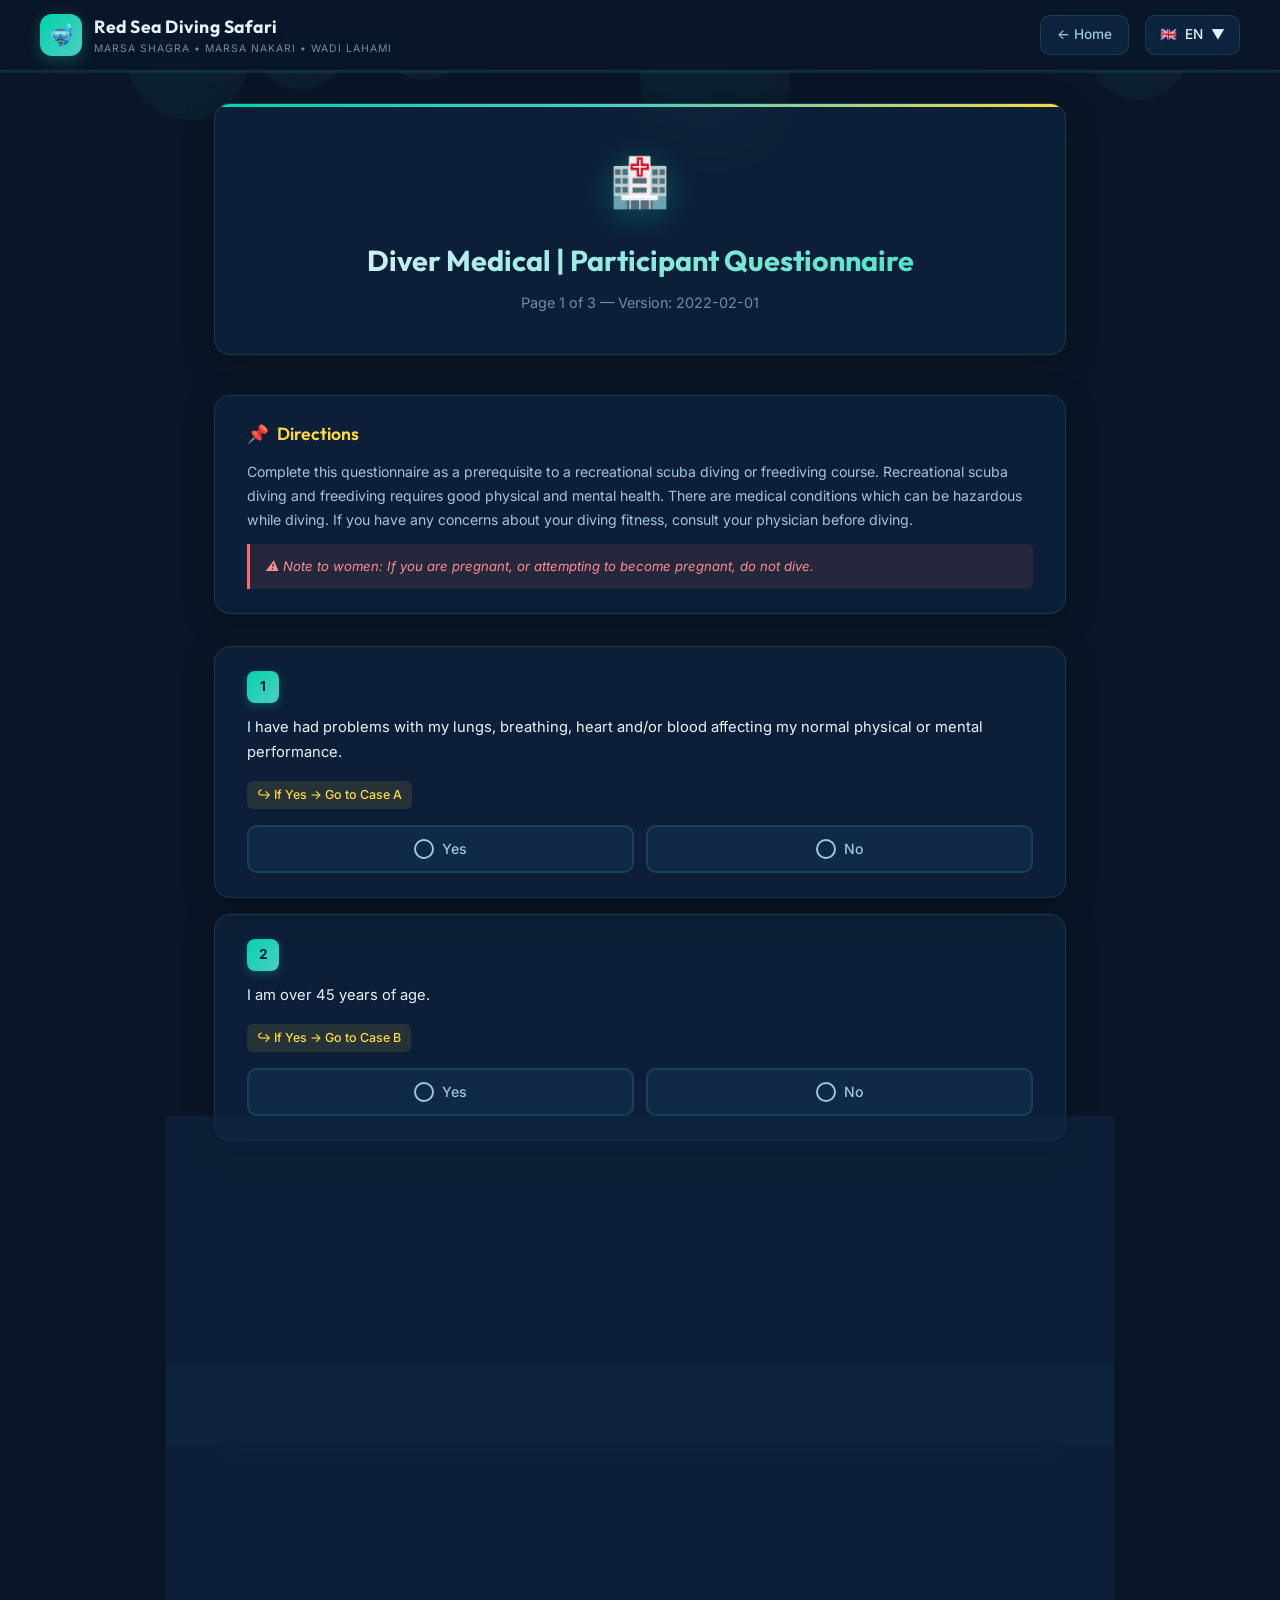
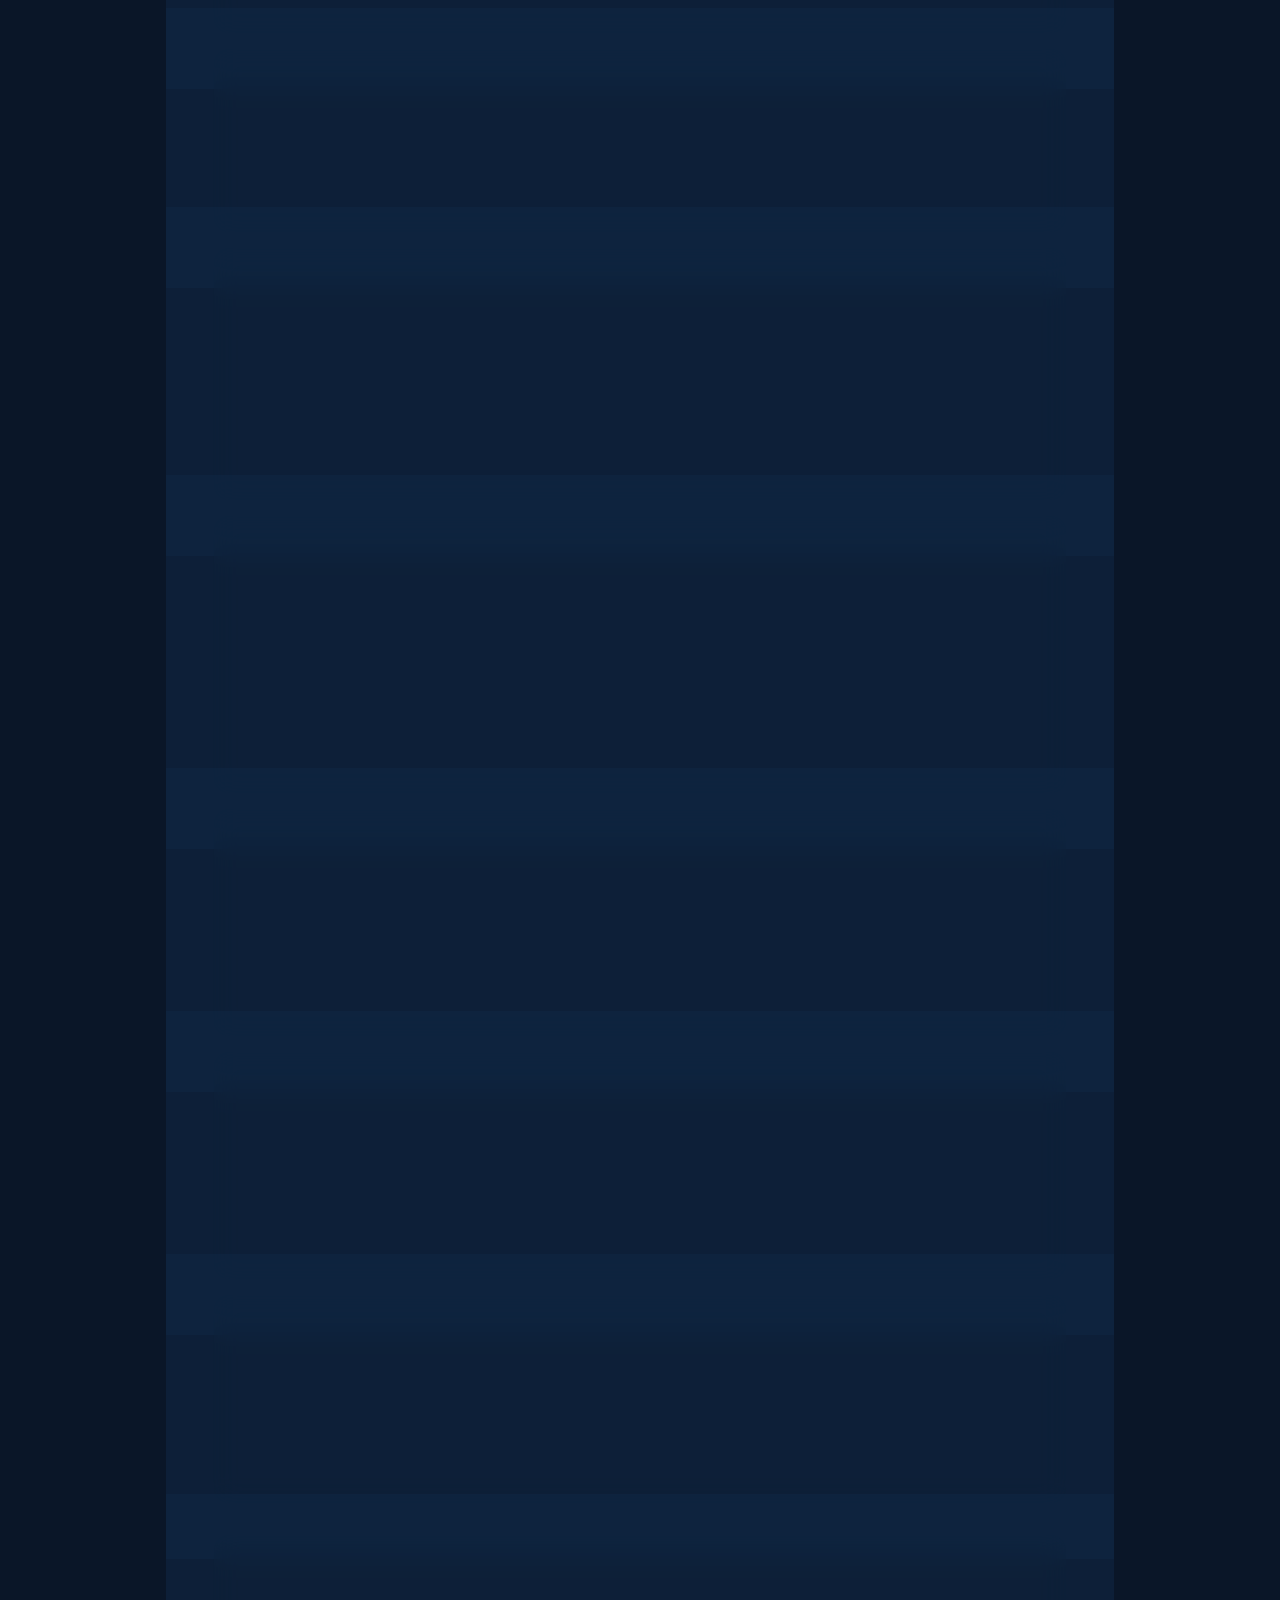
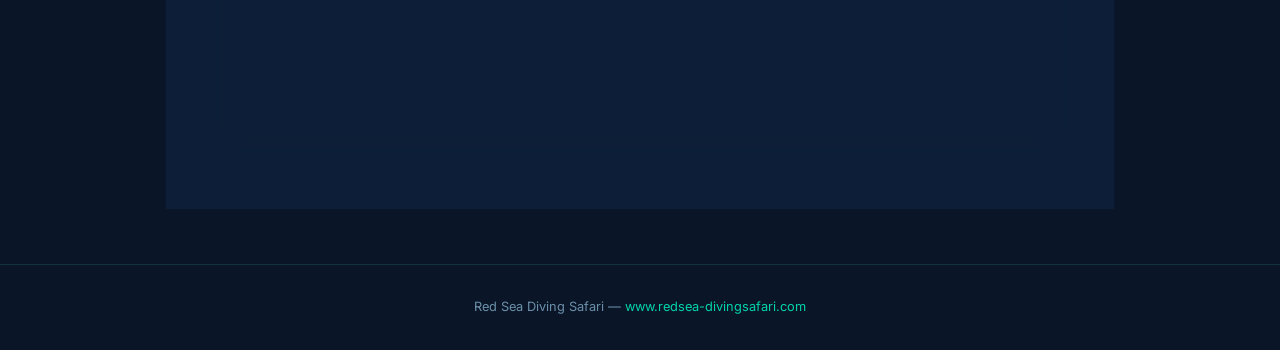
<file: medical-questionnaire.html>
<!DOCTYPE html>
<html lang="en">
<head>
    <meta charset="UTF-8">
    <meta name="viewport" content="width=device-width, initial-scale=1.0">
    <title>Diver Medical Questionnaire - Red Sea Diving Safari</title>
    <link rel="stylesheet" href="styles.css">
</head>
<body>
    <div class="bg-animation">
        <div class="bubble"></div><div class="bubble"></div><div class="bubble"></div>
        <div class="bubble"></div><div class="bubble"></div><div class="bubble"></div>
    </div>

    <nav class="navbar">
        <div class="navbar-content">
            <a href="index.html" class="navbar-brand">
                <div class="logo-icon">🤿</div>
                <div>
                    <div class="brand-text">Red Sea Diving Safari</div>
                    <div class="brand-sub">Marsa Shagra • Marsa Nakari • Wadi Lahami</div>
                </div>
            </a>
            <div class="navbar-actions">
                <a href="index.html" class="nav-home" data-en="← Home" data-ru="← Домой" data-it="← Home" data-es="← Inicio" data-de="← Startseite" data-fr="← Accueil" data-ar="الرئيسية →">← Home</a>
                <div class="lang-selector-custom">
                    <div class="lang-current" onclick="toggleLangDropdown()">
                        <span class="lang-flag">🇬🇧</span> <span class="lang-code">EN</span> <span class="lang-arrow">▼</span>
                    </div>
                    <div class="lang-dropdown" id="langDropdown">
                        <div class="lang-option" onclick="setLang('en')">🇬🇧 English</div>
                        <div class="lang-option" onclick="setLang('fr')">🇫🇷 Français</div>
                        <div class="lang-option" onclick="setLang('ar')">🇸🇦 عربي</div>
                        <div class="lang-option" onclick="setLang('ru')">🇷🇺 Русский</div>
                        <div class="lang-option" onclick="setLang('it')">🇮🇹 Italiano</div>
                        <div class="lang-option" onclick="setLang('es')">🇪🇸 Español</div>
                        <div class="lang-option" onclick="setLang('de')">🇩🇪 Deutsch</div>
                    </div>
                </div>
            </div>
        </div>
    </nav>

    <div class="progress-bar"><div class="progress-fill"></div></div>

    <div class="page-container">
        <div class="page-header fade-in">
            <span class="page-icon">🏥</span>
            <h1 data-en="Diver Medical | Participant Questionnaire" data-ru="Медицинская анкета участника" data-it="Questionario medico del partecipante" data-es="Cuestionario médico del partecipante" data-de="Medizinischer Teilnehmerfragebogen" data-fr="Examen Médical du Plongeur | Questionnaire" data-ar="الاستبيان الطبي للغواص | استبيان المشارك">Diver Medical | Participant Questionnaire</h1>
            <p class="subtitle" data-en="Page 1 of 3 — Version: 2022-02-01" data-ru="Стр. 1 из 3" data-it="Pagina 1 di 3" data-es="Página 1 de 3" data-de="Seite 1 von 3" data-fr="Page 1 sur 3 — Version : 2022-02-01" data-ar="الصفحة 1 من 3 — الإصدار: 2022-02-01">Page 1 of 3 — Version: 2022-02-01</p>
        </div>

        <div class="instructions-card fade-in">
            <h3>📌 <span data-en="Directions" data-ru="Инструкции" data-it="Istruzioni" data-es="Instrucciones" data-de="Anweisungen" data-fr="Instructions" data-ar="التعليمات">Directions</span></h3>
            <p data-en="Complete this questionnaire as a prerequisite to a recreational scuba diving or freediving course. Recreational scuba diving and freediving requires good physical and mental health. There are medical conditions which can be hazardous while diving. If you have any concerns about your diving fitness, consult your physician before diving." data-ru="Заполните эту анкету перед курсом дайвинга. Погружения требуют хорошего здоровья." data-it="Completa questo questionario prima del corso. L'immersione richiede buona salute." data-es="Complete este cuestionario antes del curso. El buceo requiere buena salud." data-de="Füllen Sie diesen Fragebogen vor dem Kurs aus. Tauchen erfordert gute Gesundheit." data-fr="Remplissez ce questionnaire préalablement à un cours de plongée sous-marine ou d'apnée. La plongée sous-marine et l'apnée récréative nécessitent une bonne santé physique et mentale. Certaines conditions médicales peuvent être dangereuses pendant la plongée. Si vous avez des inquiétudes, consultez votre médecin." data-ar="أكمل هذا الاستبيان كشرط مسبق لدورة الغوص الترفيهي أو الغوص الحر. يتطلب الغوص الترفيهي والغوص الحر صحة بدنية وعقلية جيدة. هناك حالات طبية قد تكون خطرة أثناء الغوص. إذا كانت لديك أي مخاوف، استشر طبيبك.">Complete this questionnaire as a prerequisite to a recreational scuba diving or freediving course. Recreational scuba diving and freediving requires good physical and mental health. There are medical conditions which can be hazardous while diving. If you have any concerns about your diving fitness, consult your physician before diving.</p>
            <div class="note" data-en="⚠️ Note to women: If you are pregnant, or attempting to become pregnant, do not dive." data-ru="⚠️ Женщинам: не нырять при беременности." data-it="⚠️ Donne: non immergersi se incinte." data-es="⚠️ Mujeres: no bucear si está embarazada." data-de="⚠️ Frauen: Nicht schwanger tauchen." data-fr="⚠️ Note aux femmes : Si vous êtes enceinte ou tentez de devenir enceinte, ne plongez pas." data-ar="⚠️ ملاحظة للنساء: إذا كنتِ حاملاً أو تحاولين الحمل، لا تغوصي.">⚠️ Note to women: If you are pregnant, or attempting to become pregnant, do not dive.</div>
        </div>

        <!-- Question 1 -->
        <div class="question-card fade-in" data-condition="case-a-notice">
            <div class="question-number">1</div>
            <div class="question-text" data-en="I have had problems with my lungs, breathing, heart and/or blood affecting my normal physical or mental performance." data-ru="У меня были проблемы с легкими, сердцем или кровью." data-it="Ho avuto problemi ai polmoni, al cuore o al sangue." data-es="He tenido problemas en los pulmones, el corazón o la sangre." data-de="Ich hatte Probleme mit Lunge, Herz oder Blut." data-fr="J'ai eu des problèmes pulmonaires, respiratoires, cardiaques et/ou sanguins affectant mes performances physiques ou mentales normales." data-ar="لدي مشاكل في الرئتين أو التنفس أو القلب و/أو الدم تؤثر على أدائي البدني أو العقلي الطبيعي.">I have had problems with my lungs, breathing, heart and/or blood affecting my normal physical or mental performance.</div>
            <div class="question-redirect" data-en="↪ If Yes → Go to Case A" data-ru="↪ Если Да → Случай А" data-it="↪ Se Sì → Caso A" data-es="↪ Si Sí → Caso A" data-de="↪ Wenn Ja → Fall A" data-fr="↪ Si Oui → Allez à la Case A" data-ar="↪ إذا نعم ← اذهب إلى الحالة أ">↪ If Yes → Go to Case A</div>
            <div class="choices-row">
                <button class="choice-btn" data-choice="yes"><span class="check-icon"></span><span data-en="Yes" data-ru="Да" data-it="Sì" data-es="Sí" data-de="Ja" data-fr="Oui" data-ar="نعم">Yes</span></button>
                <button class="choice-btn" data-choice="no"><span class="check-icon"></span><span data-en="No" data-ru="Нет" data-it="No" data-es="No" data-de="Nein" data-fr="Non" data-ar="لا">No</span></button>
            </div>
            <div class="conditional-section" id="case-a-notice">
                <div class="conditional-notice">⚠️ <span data-en="You must complete Case A on the Medical Examination page" data-ru="Заполните Случай А" data-it="Completa il Caso A" data-es="Complete el Caso A" data-de="Fall A ausfüllen" data-fr="Vous devez remplir la Case A sur la page d'examen médical" data-ar="يجب إكمال الحالة أ في صفحة الفحص الطبي">You must complete Case A on the Medical Examination page</span></div>
            </div>
        </div>

        <!-- Question 2 - KEY CONDITIONAL -->
        <div class="question-card fade-in" data-condition="case-b-notice">
            <div class="question-number">2</div>
            <div class="question-text" data-en="I am over 45 years of age." data-ru="Мне больше 45 лет." data-it="Ho più di 45 anni." data-es="Tengo más de 45 años." data-de="Ich bin über 45 Jahre alt." data-fr="Je suis âgé de plus de 45 ans." data-ar="عمري أكثر من 45 سنة.">I am over 45 years of age.</div>
            <div class="question-redirect" data-en="↪ If Yes → Go to Case B" data-ru="↪ Если Да → Случай Б" data-it="↪ Se Sì → Caso B" data-es="↪ Si Sí → Caso B" data-de="↪ Wenn Ja → Fall B" data-fr="↪ Si Oui → Allez à la Case B" data-ar="↪ إذا نعم ← اذهب إلى الحالة ب">↪ If Yes → Go to Case B</div>
            <div class="choices-row">
                <button class="choice-btn" data-choice="yes"><span class="check-icon"></span><span data-en="Yes" data-ru="Да" data-it="Sì" data-es="Sí" data-de="Ja" data-fr="Oui" data-ar="نعم">Yes</span></button>
                <button class="choice-btn" data-choice="no"><span class="check-icon"></span><span data-en="No" data-ru="Нет" data-it="No" data-es="No" data-de="Nein" data-fr="Non" data-ar="لا">No</span></button>
            </div>
            <div class="conditional-section" id="case-b-notice">
                <div class="conditional-notice">⚠️ <span data-en="You must complete Case B on the Medical Examination page" data-ru="Заполните Случай Б" data-it="Completa il Caso B" data-es="Complete el Caso B" data-de="Fall B ausfüllen" data-fr="Vous devez remplir la Case B sur la page d'examen médical" data-ar="يجب إكمال الحالة ب في صفحة الفحص الطبي">You must complete Case B on the Medical Examination page</span></div>
            </div>
        </div>

        <!-- Question 3 -->
        <div class="question-card fade-in" data-condition="case-c-notice">
            <div class="question-number">3</div>
            <div class="question-text" data-en="I struggle to perform moderate exercise (for example, walk 1.6 km/one mile in 14 minutes or swim 200 meters/yards without resting), OR I have been unable to participate in a normal physical activity due to fitness or health reasons within the past 12 months." data-ru="Мне трудно выполнять умеренные упражнения." data-it="Faccio fatica a svolgere un esercizio moderato." data-es="Me cuesta realizar ejercicio moderado." data-de="Ich habe Schwierigkeiten, moderate Übungen durchzuführen." data-fr="J'ai du mal à faire des efforts physiques modérés (par exemple, marcher 1,6 km en 14 minutes ou nager 200 mètres sans me reposer), ou je n'ai pas pu participer à une activité physique normale pour des raisons de forme physique ou de santé depuis 12 mois." data-ar="أجد صعوبة في أداء تمارين معتدلة (مثلاً، المشي 1.6 كم في 14 دقيقة أو السباحة 200 متر بدون راحة)، أو لم أتمكن من المشاركة في نشاط بدني عادي لأسباب صحية خلال الـ 12 شهراً الماضية.">I struggle to perform moderate exercise (for example, walk 1.6 km/one mile in 14 minutes or swim 200 meters/yards without resting), OR I have been unable to participate in a normal physical activity due to fitness or health reasons within the past 12 months.</div>
            <div class="choices-row">
                <button class="choice-btn" data-choice="yes"><span class="check-icon"></span><span data-en="Yes" data-ru="Да" data-it="Sì" data-es="Sí" data-de="Ja" data-fr="Oui" data-ar="نعم">Yes</span></button>
                <button class="choice-btn" data-choice="no"><span class="check-icon"></span><span data-en="No" data-ru="Нет" data-it="No" data-es="No" data-de="Nein" data-fr="Non" data-ar="لا">No</span></button>
            </div>
        </div>

        <!-- Question 4 -->
        <div class="question-card fade-in" data-condition="case-c-notice-4">
            <div class="question-number">4</div>
            <div class="question-text" data-en="I have had problems with my eyes, ears, or nasal passages/sinuses." data-ru="У меня были проблемы с глазами, ушами или носовыми пазухами." data-it="Ho avuto problemi agli occhi, orecchie o seni nasali." data-es="He tenido problemas con mis ojos, oídos o senos nasales." data-de="Ich hatte Probleme mit Augen, Ohren oder Nasennebenhöhlen." data-fr="J'ai eu des problèmes aux yeux, aux oreilles, aux conduites nasales ou sinus." data-ar="لدي مشاكل في العينين أو الأذنين أو الممرات الأنفية/الجيوب الأنفية.">I have had problems with my eyes, ears, or nasal passages/sinuses.</div>
            <div class="question-redirect" data-en="↪ If Yes → Go to Case C" data-ru="↪ Если Да → Случай В" data-it="↪ Se Sì → Caso C" data-es="↪ Si Sí → Caso C" data-de="↪ Wenn Ja → Fall C" data-fr="↪ Si Oui → Allez à la Case C" data-ar="↪ إذا نعم ← اذهب إلى الحالة ج">↪ If Yes → Go to Case C</div>
            <div class="choices-row">
                <button class="choice-btn" data-choice="yes"><span class="check-icon"></span><span data-en="Yes" data-ru="Да" data-it="Sì" data-es="Sí" data-de="Ja" data-fr="Oui" data-ar="نعم">Yes</span></button>
                <button class="choice-btn" data-choice="no"><span class="check-icon"></span><span data-en="No" data-ru="Нет" data-it="No" data-es="No" data-de="Nein" data-fr="Non" data-ar="لا">No</span></button>
            </div>
            <div class="conditional-section" id="case-c-notice-4">
                <div class="conditional-notice">⚠️ <span data-en="You must complete Case C on the Medical Examination page" data-ru="Заполните Случай В" data-it="Completa il Caso C" data-es="Complete el Caso C" data-de="Fall C ausfüllen" data-fr="Vous devez remplir la Case C" data-ar="يجب إكمال الحالة ج في صفحة الفحص الطبي">You must complete Case C on the Medical Examination page</span></div>
            </div>
        </div>

        <!-- Question 5 -->
        <div class="question-card fade-in">
            <div class="question-number">5</div>
            <div class="question-text" data-en="I have had surgery within the last 12 months, OR I have ongoing problems related to past surgery." data-ru="У меня была операция за последние 12 месяцев." data-it="Ho subito un intervento chirurgico negli ultimi 12 mesi." data-es="Me operaron en los últimos 12 meses." data-de="Ich wurde in den letzten 12 Monaten operiert." data-fr="J'ai subi une intervention chirurgicale au cours des 12 derniers mois, ou j'ai des problèmes chroniques liés à une intervention chirurgicale antérieure." data-ar="أجريت لي عملية جراحية خلال الـ 12 شهراً الماضية، أو لدي مشاكل مستمرة تتعلق بعملية جراحية سابقة.">I have had surgery within the last 12 months, OR I have ongoing problems related to past surgery.</div>
            <div class="choices-row">
                <button class="choice-btn" data-choice="yes"><span class="check-icon"></span><span data-en="Yes" data-ru="Да" data-it="Sì" data-es="Sí" data-de="Ja" data-fr="Oui" data-ar="نعم">Yes</span></button>
                <button class="choice-btn" data-choice="no"><span class="check-icon"></span><span data-en="No" data-ru="Нет" data-it="No" data-es="No" data-de="Nein" data-fr="Non" data-ar="لا">No</span></button>
            </div>
        </div>

        <!-- Question 6 -->
        <div class="question-card fade-in" data-condition="case-d-notice">
            <div class="question-number">6</div>
            <div class="question-text" data-en="I have lost consciousness, had migraine headaches, seizures, stroke, significant head injury, or suffer from persistent neurologic injury or disease." data-ru="Я терял сознание, страдал мигренью, судорогами." data-it="Ho perso conoscenza, ho avuto emicranie, convulsioni." data-es="He perdido el conocimiento, tuve migrañas, convulsiones." data-de="Ich habe das Bewusstsein verloren, hatte Migräne, Krampfanfälle." data-fr="J'ai des pertes de connaissance, j'ai (ou) des migraines, des convulsions, un accident vasculaire cérébral, un traumatisme crânien important ou je souffre de lésions ou maladies neurologiques persistantes." data-ar="فقدت الوعي، أو عانيت من صداع نصفي، أو نوبات، أو سكتة دماغية، أو إصابة كبيرة في الرأس، أو أعاني من إصابة أو مرض عصبي مستمر.">I have lost consciousness, had migraine headaches, seizures, stroke, significant head injury, or suffer from persistent neurologic injury or disease.</div>
            <div class="question-redirect" data-en="↪ If Yes → Go to Case D" data-ru="↪ Если Да → Случай Г" data-it="↪ Se Sì → Caso D" data-es="↪ Si Sí → Caso D" data-de="↪ Wenn Ja → Fall D" data-fr="↪ Si Oui → Allez à la Case D" data-ar="↪ إذا نعم ← اذهب إلى الحالة د">↪ If Yes → Go to Case D</div>
            <div class="choices-row">
                <button class="choice-btn" data-choice="yes"><span class="check-icon"></span><span data-en="Yes" data-ru="Да" data-it="Sì" data-es="Sí" data-de="Ja" data-fr="Oui" data-ar="نعم">Yes</span></button>
                <button class="choice-btn" data-choice="no"><span class="check-icon"></span><span data-en="No" data-ru="Нет" data-it="No" data-es="No" data-de="Nein" data-fr="Non" data-ar="لا">No</span></button>
            </div>
            <div class="conditional-section" id="case-d-notice">
                <div class="conditional-notice">⚠️ <span data-en="You must complete Case D on the Medical Examination page" data-ru="Заполните Случай Г" data-it="Completa il Caso D" data-es="Complete el Caso D" data-de="Fall D ausfüllen" data-fr="Vous devez remplir la Case D" data-ar="يجب إكمال الحالة د">You must complete Case D on the Medical Examination page</span></div>
            </div>
        </div>

        <!-- Question 7 -->
        <div class="question-card fade-in" data-condition="case-e-notice">
            <div class="question-number">7</div>
            <div class="question-text" data-en="I am currently undergoing treatment (or have required treatment within the last five years) for psychological problems, personality disorder, panic attacks, or an addiction to drugs or alcohol; or, I have been diagnosed with a learning or developmental disability." data-ru="В настоящее время я прохожу лечение от психологических проблем." data-it="Attualmente in trattamento per problemi psicologici." data-es="Actualmente en tratamiento por problemas psicológicos." data-de="Zurzeit in Behandlung wegen psychischer Probleme." data-fr="Je suis actuellement en traitement (ou j'ai eu besoin d'un traitement au cours des cinq dernières années) pour des problèmes psychologiques, des troubles de la personnalité, des crises de panique ou une dépendance à la drogue ou à l'alcool; ou, on m'a diagnostiqué un trouble d'apprentissage ou du développement." data-ar="أخضع حالياً للعلاج (أو احتجت للعلاج خلال السنوات الخمس الماضية) لمشاكل نفسية، أو اضطراب في الشخصية، أو نوبات هلع، أو إدمان على المخدرات أو الكحول؛ أو تم تشخيصي باضطراب في التعلم أو النمو.">I am currently undergoing treatment (or have required treatment within the last five years) for psychological problems, personality disorder, panic attacks, or an addiction to drugs or alcohol; or, I have been diagnosed with a learning or developmental disability.</div>
            <div class="question-redirect" data-en="↪ If Yes → Go to Case E" data-ru="↪ Если Да → Случай Д" data-it="↪ Se Sì → Caso E" data-es="↪ Si Sí → Caso E" data-de="↪ Wenn Ja → Fall E" data-fr="↪ Si Oui → Allez à la Case E" data-ar="↪ إذا نعم ← اذهب إلى الحالة هـ">↪ If Yes → Go to Case E</div>
            <div class="choices-row">
                <button class="choice-btn" data-choice="yes"><span class="check-icon"></span><span data-en="Yes" data-ru="Да" data-it="Sì" data-es="Sí" data-de="Ja" data-fr="Oui" data-ar="نعم">Yes</span></button>
                <button class="choice-btn" data-choice="no"><span class="check-icon"></span><span data-en="No" data-ru="Нет" data-it="No" data-es="No" data-de="Nein" data-fr="Non" data-ar="لا">No</span></button>
            </div>
            <div class="conditional-section" id="case-e-notice">
                <div class="conditional-notice">⚠️ <span data-en="You must complete Case E on the Medical Examination page" data-ru="Заполните Случай Д" data-it="Completa il Caso E" data-es="Complete el Caso E" data-de="Fall E ausfüllen" data-fr="Vous devez remplir la Case E" data-ar="يجب إكمال الحالة هـ">You must complete Case E on the Medical Examination page</span></div>
            </div>
        </div>

        <!-- Question 8 -->
        <div class="question-card fade-in" data-condition="case-f-notice">
            <div class="question-number">8</div>
            <div class="question-text" data-en="I have had back problems, hernia, ulcers, or diabetes." data-ru="У меня были проблемы со спиной, грыжа, язва или диабет." data-it="Ho avuto problemi alla schiena, ernia, ulcere o diabete." data-es="He tenido problemas de espalda, hernia, úlceras o diabetes." data-de="Ich hatte Rückenprobleme, Leistenbruch, Geschwüre oder Diabetes." data-fr="J'ai eu des problèmes de dos, une hernie, des ulcères ou du diabète." data-ar="لدي مشاكل في الظهر، أو فتق، أو قرحة، أو مرض السكري.">I have had back problems, hernia, ulcers, or diabetes.</div>
            <div class="question-redirect" data-en="↪ If Yes → Go to Case F" data-ru="↪ Если Да → Случай Е" data-it="↪ Se Sì → Caso F" data-es="↪ Si Sí → Caso F" data-de="↪ Wenn Ja → Fall F" data-fr="↪ Si Oui → Allez à la Case F" data-ar="↪ إذا نعم ← اذهب إلى الحالة و">↪ If Yes → Go to Case F</div>
            <div class="choices-row">
                <button class="choice-btn" data-choice="yes"><span class="check-icon"></span><span data-en="Yes" data-ru="Да" data-it="Sì" data-es="Sí" data-de="Ja" data-fr="Oui" data-ar="نعم">Yes</span></button>
                <button class="choice-btn" data-choice="no"><span class="check-icon"></span><span data-en="No" data-ru="Нет" data-it="No" data-es="No" data-de="Nein" data-fr="Non" data-ar="لا">No</span></button>
            </div>
            <div class="conditional-section" id="case-f-notice">
                <div class="conditional-notice">⚠️ <span data-en="You must complete Case F on the Medical Examination page" data-ru="Заполните Случай Е" data-it="Completa il Caso F" data-es="Complete el Caso F" data-de="Fall F ausfüllen" data-fr="Vous devez remplir la Case F" data-ar="يجب إكمال الحالة و">You must complete Case F on the Medical Examination page</span></div>
            </div>
        </div>

        <!-- Question 9 -->
        <div class="question-card fade-in" data-condition="case-g-notice">
            <div class="question-number">9</div>
            <div class="question-text" data-en="I have had stomach or intestine problems, including recent diarrhea." data-ru="У меня были проблемы с желудком или кишечником." data-it="Ho avuto problemi allo stomaco o all'intestino." data-es="He tenido problemas de estómago o intestino." data-de="Ich hatte Magen- oder Darmprobleme." data-fr="J'ai eu des problèmes d'estomac ou d'intestin, y compris une diarrhée récente." data-ar="لدي مشاكل في المعدة أو الأمعاء، بما في ذلك إسهال حديث.">I have had stomach or intestine problems, including recent diarrhea.</div>
            <div class="question-redirect" data-en="↪ If Yes → Go to Case G" data-ru="↪ Если Да → Случай Ж" data-it="↪ Se Sì → Caso G" data-es="↪ Si Sí → Caso G" data-de="↪ Wenn Ja → Fall G" data-fr="↪ Si Oui → Allez à la Case G" data-ar="↪ إذا نعم ← اذهب إلى الحالة ز">↪ If Yes → Go to Case G</div>
            <div class="choices-row">
                <button class="choice-btn" data-choice="yes"><span class="check-icon"></span><span data-en="Yes" data-ru="Да" data-it="Sì" data-es="Sí" data-de="Ja" data-fr="Oui" data-ar="نعم">Yes</span></button>
                <button class="choice-btn" data-choice="no"><span class="check-icon"></span><span data-en="No" data-ru="Нет" data-it="No" data-es="No" data-de="Nein" data-fr="Non" data-ar="لا">No</span></button>
            </div>
            <div class="conditional-section" id="case-g-notice">
                <div class="conditional-notice">⚠️ <span data-en="You must complete Case G on the Medical Examination page" data-ru="Заполните Случай Ж" data-it="Completa il Caso G" data-es="Complete el Caso G" data-de="Fall G ausfüllen" data-fr="Vous devez remplir la Case G" data-ar="يجب إكمال الحالة ز">You must complete Case G on the Medical Examination page</span></div>
            </div>
        </div>

        <!-- Question 10 -->
        <div class="question-card fade-in">
            <div class="question-number">10</div>
            <div class="question-text" data-en="I am taking prescription medications (with the exception of birth control or anti-malarial drugs other than mefloquine/Lariam)." data-ru="Я принимаю рецептурные препараты." data-it="Prendo farmaci su prescrizione." data-es="Estoy tomando medicamentos recetados." data-de="Ich nehme verschreibungspflichtige Medikamente." data-fr="Je prends des médicaments sur ordonnance médicale (à l'exception des contraceptifs ou des antipaludéens autres que la méfloquine/Lariam)." data-ar="أتناول أدوية بوصفة طبية (باستثناء موانع الحمل أو الأدوية المضادة للملاريا غير الميفلوكين/لاريام).">I am taking prescription medications (with the exception of birth control or anti-malarial drugs other than mefloquine/Lariam).</div>
            <div class="choices-row">
                <button class="choice-btn" data-choice="yes"><span class="check-icon"></span><span data-en="Yes" data-ru="Да" data-it="Sì" data-es="Sí" data-de="Ja" data-fr="Oui" data-ar="نعم">Yes</span></button>
                <button class="choice-btn" data-choice="no"><span class="check-icon"></span><span data-en="No" data-ru="Нет" data-it="No" data-es="No" data-de="Nein" data-fr="Non" data-ar="لا">No</span></button>
            </div>
        </div>

        <!-- Result Section -->
        <div class="result-section" id="result-section">
            <div class="result-icon">✅</div>
            <h3 data-en="Questionnaire Note" data-ru="Примечание к анкете" data-it="Nota al questionario" data-es="Nota del cuestionario" data-de="Hinweis zum Fragebogen" data-fr="Note du Questionnaire" data-ar="ملاحظة الاستبيان">Questionnaire Note</h3>
            <p data-en="If you answered NO to all 10 questions, a medical evaluation is not required. If you answered YES to questions 3, 5 or 10, or to any question, please consult with your physician and complete the Medical Examination page." data-ru="Если вы ответили НЕТ на все вопросы, медосмотр не требуется." data-it="Se hai risposto NO a tutte le domande, non è necessaria valutazione medica." data-es="Si respondió NO a todas las preguntas, no se requiere evaluación médica." data-de="Wenn Sie alle Fragen mit NEIN beantwortet haben, ist keine ärztliche Untersuchung erforderlich." data-fr="Si vous avez répondu NON à toutes les 10 questions, une évaluation médicale n'est pas requise. Si vous avez répondu OUI aux questions 3, 5, 10 ou à toute question, consultez votre médecin." data-ar="إذا أجبت بـ لا على جميع الأسئلة العشرة، فلا يلزم إجراء تقييم طبي. إذا أجبت بـ نعم على الأسئلة 3 أو 5 أو 10 أو أي سؤال، يرجى استشارة طبيبك.">If you answered NO to all 10 questions, a medical evaluation is not required. If you answered YES to questions 3, 5 or 10, or to any question, please consult with your physician and complete the Medical Examination page.</p>
        </div>

        <div class="acknowledgment-section fade-in">
            <p data-en="I have answered all questions honestly, and understand that I accept responsibility for any consequences resulting from any questions I may have answered inaccurately or for my failure to disclose any existing or past health conditions." data-ru="Я ответил честно и несу ответственность за последствия." data-it="Ho risposto onestamente e accetto la responsabilità." data-es="He respondido honestamente y acepto la responsabilidad." data-de="Ich habe ehrlich geantwortet und übernehme die Verantwortung." data-fr="J'ai répondu honnêtement à toutes les questions et je comprends que j'accepte la responsabilité des conséquences résultant de toute question à laquelle j'ai répondu de manière inexacte." data-ar="لقد أجبت على جميع الأسئلة بصدق، وأفهم أنني أتحمل المسؤولية عن أي عواقب ناتجة عن أي أسئلة قد أكون أجبت عليها بشكل غير دقيق.">I have answered all questions honestly, and understand that I accept responsibility for any consequences resulting from any questions I may have answered inaccurately or for my failure to disclose any existing or past health conditions.</p>
            <button class="ack-btn" onclick="acknowledge(this)" data-en="✓ I Acknowledge" data-ru="✓ Я подтверждаю" data-it="✓ Confermo" data-es="✓ Confirmo" data-de="✓ Ich bestätige" data-fr="✓ Je Confirme" data-ar="✓ أقر بذلك">✓ I Acknowledge</button>
        </div>
    </div>

    <footer class="footer">
        <p>Red Sea Diving Safari — <a href="https://www.redsea-divingsafari.com" target="_blank">www.redsea-divingsafari.com</a></p>
    </footer>

    <script src="lang.js"></script>
    <script>
        // Show result when all questions answered
        document.addEventListener('click', () => {
            setTimeout(() => {
                const allCards = document.querySelectorAll('.question-card');
                let allAnswered = true;
                allCards.forEach(card => {
                    const hasAnswer = card.querySelector('.selected-yes, .selected-no');
                    if (!hasAnswer) allAnswered = false;
                });
                if (allAnswered) {
                    document.getElementById('result-section').classList.add('visible');
                }
            }, 100);
        });
    </script>
</body>
</html>
</file>
<file: styles.css>
/* ===== IMPORTS ===== */
@import url('https://fonts.googleapis.com/css2?family=Inter:wght@300;400;500;600;700;800&family=Outfit:wght@400;500;600;700;800&display=swap');

/* ===== CSS VARIABLES ===== */
:root {
    --ocean-deep: #0a1628;
    --ocean-mid: #0f2744;
    --ocean-surface: #163a5f;
    --coral-primary: #ff6b6b;
    --coral-light: #ff8e8e;
    --aqua-primary: #00d4aa;
    --aqua-light: #33e0bf;
    --aqua-glow: rgba(0, 212, 170, 0.15);
    --blue-accent: #4ecdc4;
    --gold-accent: #ffd93d;
    --text-primary: #e8f4fd;
    --text-secondary: #a3c4d9;
    --text-muted: #6b8fa8;
    --glass-bg: rgba(15, 39, 68, 0.6);
    --glass-border: rgba(78, 205, 196, 0.15);
    --glass-shadow: 0 8px 32px rgba(0, 0, 0, 0.3);
    --card-bg: rgba(22, 58, 95, 0.4);
    --card-hover: rgba(22, 58, 95, 0.6);
    --success-color: #00d4aa;
    --warning-color: #ffd93d;
    --danger-color: #ff6b6b;
    --border-radius: 16px;
    --border-radius-sm: 10px;
    --border-radius-xs: 6px;
    --transition: all 0.3s cubic-bezier(0.4, 0, 0.2, 1);
}

/* ===== RESET & BASE ===== */
*, *::before, *::after {
    margin: 0;
    padding: 0;
    box-sizing: border-box;
}

html {
    scroll-behavior: smooth;
}

body {
    font-family: 'Inter', sans-serif;
    background: var(--ocean-deep);
    color: var(--text-primary);
    min-height: 100vh;
    overflow-x: hidden;
    line-height: 1.6;
}

body[dir="rtl"] {
    font-family: 'Inter', 'Segoe UI', Tahoma, sans-serif;
}

/* ===== ANIMATED BACKGROUND ===== */
.bg-animation {
    position: fixed;
    top: 0;
    left: 0;
    width: 100%;
    height: 100%;
    z-index: 0;
    overflow: hidden;
    pointer-events: none;
}

.bubble {
    position: absolute;
    border-radius: 50%;
    background: radial-gradient(circle at 30% 30%,
        rgba(0, 212, 170, 0.08),
        rgba(78, 205, 196, 0.03));
    animation: float linear infinite;
}

.bubble:nth-child(1) { width: 120px; height: 120px; left: 10%; animation-duration: 20s; animation-delay: 0s; }
.bubble:nth-child(2) { width: 80px; height: 80px; left: 30%; animation-duration: 25s; animation-delay: 3s; }
.bubble:nth-child(3) { width: 150px; height: 150px; left: 50%; animation-duration: 18s; animation-delay: 1s; }
.bubble:nth-child(4) { width: 60px; height: 60px; left: 70%; animation-duration: 22s; animation-delay: 5s; }
.bubble:nth-child(5) { width: 100px; height: 100px; left: 85%; animation-duration: 28s; animation-delay: 2s; }
.bubble:nth-child(6) { width: 90px; height: 90px; left: 20%; animation-duration: 24s; animation-delay: 4s; }

@keyframes float {
    0% { transform: translateY(100vh) scale(0); opacity: 0; }
    10% { opacity: 1; }
    90% { opacity: 1; }
    100% { transform: translateY(-100px) scale(1); opacity: 0; }
}

/* ===== WAVE BACKGROUND ===== */
.wave-bg {
    position: fixed;
    bottom: 0;
    left: 0;
    width: 100%;
    height: 200px;
    z-index: 0;
    pointer-events: none;
}

.wave-bg svg {
    width: 100%;
    height: 100%;
}

/* ===== HEADER / NAVBAR ===== */
.navbar {
    position: sticky;
    top: 0;
    z-index: 100;
    background: rgba(10, 22, 40, 0.85);
    backdrop-filter: blur(20px);
    -webkit-backdrop-filter: blur(20px);
    border-bottom: 1px solid var(--glass-border);
    padding: 0 2rem;
}

.navbar-content {
    max-width: 1200px;
    margin: 0 auto;
    display: flex;
    align-items: center;
    justify-content: space-between;
    height: 70px;
}

.navbar-brand {
    display: flex;
    align-items: center;
    gap: 12px;
    text-decoration: none;
    color: var(--text-primary);
}

.navbar-brand .logo-icon {
    width: 42px;
    height: 42px;
    background: linear-gradient(135deg, var(--aqua-primary), var(--blue-accent));
    border-radius: 12px;
    display: flex;
    align-items: center;
    justify-content: center;
    font-size: 1.3rem;
    box-shadow: 0 4px 15px rgba(0, 212, 170, 0.3);
}

.navbar-brand .brand-text {
    font-family: 'Outfit', sans-serif;
    font-weight: 700;
    font-size: 1.1rem;
    letter-spacing: 0.5px;
}

.navbar-brand .brand-sub {
    font-size: 0.65rem;
    color: var(--text-muted);
    font-weight: 400;
    letter-spacing: 1px;
    text-transform: uppercase;
}

.navbar-actions {
    display: flex;
    align-items: center;
    gap: 16px;
}

/* ===== LANGUAGE SELECTOR ===== */
.lang-selector-custom {
    position: relative;
    display: inline-block;
}

.lang-current {
    display: flex;
    align-items: center;
    gap: 8px;
    background: var(--card-bg);
    border: 1px solid var(--glass-border);
    border-radius: var(--border-radius-sm);
    padding: 8px 14px;
    color: var(--text-primary);
    font-family: 'Inter', sans-serif;
    font-size: 0.85rem;
    font-weight: 500;
    cursor: pointer;
    transition: var(--transition);
}

.lang-current:hover {
    border-color: var(--aqua-primary);
    box-shadow: 0 0 10px rgba(0, 212, 170, 0.2);
}

.lang-dropdown {
    display: none;
    position: absolute;
    top: 100%;
    right: 0;
    margin-top: 8px;
    background: var(--ocean-mid);
    min-width: 140px;
    border: 1px solid var(--glass-border);
    border-radius: var(--border-radius-sm);
    box-shadow: var(--glass-shadow);
    z-index: 1000;
    overflow: hidden;
}

.lang-dropdown.show {
    display: block;
    animation: fadeIn 0.2s ease-out;
}

.lang-option {
    padding: 10px 16px;
    color: var(--text-secondary);
    font-size: 0.85rem;
    cursor: pointer;
    transition: var(--transition);
    display: flex;
    align-items: center;
    gap: 8px;
}

.lang-option:hover {
    background: rgba(78, 205, 196, 0.1);
    color: var(--aqua-primary);
}

@keyframes fadeIn {
    from { opacity: 0; transform: translateY(-5px); }
    to { opacity: 1; transform: translateY(0); }
}

/* ===== NAV LINKS (for index) ===== */
.nav-home {
    display: flex;
    align-items: center;
    gap: 8px;
    text-decoration: none;
    color: var(--text-secondary);
    font-size: 0.85rem;
    font-weight: 500;
    padding: 8px 16px;
    border-radius: var(--border-radius-sm);
    border: 1px solid var(--glass-border);
    background: var(--card-bg);
    transition: var(--transition);
}

.nav-home:hover {
    color: var(--aqua-primary);
    border-color: rgba(0, 212, 170, 0.3);
    background: rgba(0, 212, 170, 0.08);
}

/* ===== PAGE CONTAINER ===== */
.page-container {
    position: relative;
    z-index: 1;
    max-width: 900px;
    margin: 0 auto;
    padding: 2rem 1.5rem 4rem;
}

/* ===== PAGE HEADER ===== */
.page-header {
    text-align: center;
    margin-bottom: 2.5rem;
    padding: 2.5rem 2rem;
    background: var(--glass-bg);
    backdrop-filter: blur(16px);
    -webkit-backdrop-filter: blur(16px);
    border: 1px solid var(--glass-border);
    border-radius: var(--border-radius);
    box-shadow: var(--glass-shadow);
    position: relative;
    overflow: hidden;
}

.page-header::before {
    content: '';
    position: absolute;
    top: 0;
    left: 0;
    right: 0;
    height: 3px;
    background: linear-gradient(90deg, var(--aqua-primary), var(--blue-accent), var(--gold-accent));
}

.page-header .page-icon {
    font-size: 3rem;
    margin-bottom: 1rem;
    display: block;
    filter: drop-shadow(0 4px 15px rgba(0, 212, 170, 0.3));
}

.page-header h1 {
    font-family: 'Outfit', sans-serif;
    font-size: 1.8rem;
    font-weight: 700;
    margin-bottom: 0.5rem;
    background: linear-gradient(135deg, var(--text-primary), var(--aqua-light));
    -webkit-background-clip: text;
    -webkit-text-fill-color: transparent;
    background-clip: text;
}

.page-header .subtitle {
    color: var(--text-muted);
    font-size: 0.9rem;
    font-weight: 400;
}

/* ===== DIRECTIONS / INSTRUCTIONS ===== */
.instructions-card {
    background: var(--glass-bg);
    backdrop-filter: blur(12px);
    border: 1px solid var(--glass-border);
    border-radius: var(--border-radius);
    padding: 1.5rem 2rem;
    margin-bottom: 2rem;
    box-shadow: var(--glass-shadow);
}

.instructions-card h3 {
    font-family: 'Outfit', sans-serif;
    font-size: 1.1rem;
    font-weight: 600;
    color: var(--gold-accent);
    margin-bottom: 0.75rem;
    display: flex;
    align-items: center;
    gap: 8px;
}

.instructions-card p {
    color: var(--text-secondary);
    font-size: 0.88rem;
    line-height: 1.7;
}

.instructions-card .note {
    margin-top: 0.75rem;
    padding: 0.75rem 1rem;
    background: rgba(255, 107, 107, 0.1);
    border-left: 3px solid var(--coral-primary);
    border-radius: 0 var(--border-radius-xs) var(--border-radius-xs) 0;
    color: var(--coral-light);
    font-size: 0.82rem;
    font-style: italic;
}

body[dir="rtl"] .instructions-card .note {
    border-left: none;
    border-right: 3px solid var(--coral-primary);
    border-radius: var(--border-radius-xs) 0 0 var(--border-radius-xs);
}

/* ===== QUESTION CARDS ===== */
.question-card {
    background: var(--glass-bg);
    backdrop-filter: blur(12px);
    border: 1px solid var(--glass-border);
    border-radius: var(--border-radius);
    padding: 1.5rem 2rem;
    margin-bottom: 1rem;
    box-shadow: var(--glass-shadow);
    transition: var(--transition);
    position: relative;
    overflow: hidden;
}

.question-card::before {
    content: '';
    position: absolute;
    top: 0;
    left: 0;
    width: 4px;
    height: 100%;
    background: linear-gradient(180deg, var(--aqua-primary), var(--blue-accent));
    opacity: 0;
    transition: var(--transition);
}

body[dir="rtl"] .question-card::before {
    left: auto;
    right: 0;
}

.question-card:hover {
    border-color: rgba(78, 205, 196, 0.25);
    transform: translateY(-2px);
    box-shadow: 0 12px 40px rgba(0, 0, 0, 0.4);
}

.question-card:hover::before {
    opacity: 1;
}

.question-number {
    display: inline-flex;
    align-items: center;
    justify-content: center;
    width: 32px;
    height: 32px;
    background: linear-gradient(135deg, var(--aqua-primary), var(--blue-accent));
    color: var(--ocean-deep);
    font-weight: 700;
    font-size: 0.85rem;
    border-radius: 8px;
    margin-bottom: 0.75rem;
    box-shadow: 0 3px 10px rgba(0, 212, 170, 0.25);
}

.question-text {
    font-size: 0.92rem;
    color: var(--text-primary);
    line-height: 1.7;
    margin-bottom: 1rem;
}

.question-redirect {
    display: inline-flex;
    align-items: center;
    gap: 6px;
    font-size: 0.78rem;
    color: var(--gold-accent);
    font-weight: 500;
    margin-bottom: 1rem;
    padding: 4px 10px;
    background: rgba(255, 217, 61, 0.1);
    border-radius: var(--border-radius-xs);
}

/* ===== CHOICE BUTTONS (YES/NO) ===== */
.choices-row {
    display: flex;
    gap: 12px;
    flex-wrap: wrap;
}

.choice-btn {
    flex: 1;
    min-width: 100px;
    display: flex;
    align-items: center;
    justify-content: center;
    gap: 8px;
    padding: 12px 20px;
    background: var(--card-bg);
    border: 2px solid var(--glass-border);
    border-radius: var(--border-radius-sm);
    color: var(--text-secondary);
    font-family: 'Inter', sans-serif;
    font-size: 0.88rem;
    font-weight: 500;
    cursor: pointer;
    transition: var(--transition);
    position: relative;
    overflow: hidden;
}

.choice-btn::before {
    content: '';
    position: absolute;
    top: 50%;
    left: 50%;
    width: 0;
    height: 0;
    background: radial-gradient(circle, rgba(0, 212, 170, 0.15), transparent);
    transform: translate(-50%, -50%);
    border-radius: 50%;
    transition: width 0.5s, height 0.5s;
}

.choice-btn:hover {
    border-color: rgba(78, 205, 196, 0.35);
    color: var(--text-primary);
    background: var(--card-hover);
}

.choice-btn:hover::before {
    width: 300px;
    height: 300px;
}

.choice-btn.selected-yes {
    border-color: var(--aqua-primary);
    background: rgba(0, 212, 170, 0.12);
    color: var(--aqua-primary);
    box-shadow: 0 0 20px rgba(0, 212, 170, 0.15),
                inset 0 0 20px rgba(0, 212, 170, 0.05);
}

.choice-btn.selected-no {
    border-color: var(--coral-primary);
    background: rgba(255, 107, 107, 0.12);
    color: var(--coral-light);
    box-shadow: 0 0 20px rgba(255, 107, 107, 0.15),
                inset 0 0 20px rgba(255, 107, 107, 0.05);
}

.choice-btn .check-icon {
    width: 20px;
    height: 20px;
    border: 2px solid currentColor;
    border-radius: 50%;
    display: flex;
    align-items: center;
    justify-content: center;
    transition: var(--transition);
    flex-shrink: 0;
}

.choice-btn.selected-yes .check-icon,
.choice-btn.selected-no .check-icon {
    background: currentColor;
}

.choice-btn.selected-yes .check-icon::after,
.choice-btn.selected-no .check-icon::after {
    content: '✓';
    font-size: 0.7rem;
    color: var(--ocean-deep);
    font-weight: 700;
}

/* ===== CASE SECTIONS (Page 2) ===== */
.case-section {
    background: var(--glass-bg);
    backdrop-filter: blur(12px);
    border: 1px solid var(--glass-border);
    border-radius: var(--border-radius);
    margin-bottom: 1.5rem;
    overflow: hidden;
    box-shadow: var(--glass-shadow);
    transition: var(--transition);
}

.case-section.collapsed .case-content {
    display: none;
}

.case-header {
    display: flex;
    align-items: center;
    justify-content: space-between;
    padding: 1.2rem 1.8rem;
    cursor: pointer;
    transition: var(--transition);
    border-bottom: 1px solid transparent;
}

.case-header:hover {
    background: rgba(78, 205, 196, 0.05);
}

.case-section:not(.collapsed) .case-header {
    border-bottom: 1px solid var(--glass-border);
}

.case-label {
    display: flex;
    align-items: center;
    gap: 12px;
}

.case-badge {
    display: inline-flex;
    align-items: center;
    justify-content: center;
    padding: 4px 14px;
    background: linear-gradient(135deg, var(--aqua-primary), var(--blue-accent));
    color: var(--ocean-deep);
    font-family: 'Outfit', sans-serif;
    font-weight: 700;
    font-size: 0.8rem;
    border-radius: 20px;
    letter-spacing: 1px;
    box-shadow: 0 3px 10px rgba(0, 212, 170, 0.25);
}

.case-title {
    font-family: 'Outfit', sans-serif;
    font-weight: 600;
    font-size: 0.95rem;
    color: var(--text-primary);
}

.case-toggle {
    font-size: 1.2rem;
    color: var(--text-muted);
    transition: var(--transition);
}

.case-section:not(.collapsed) .case-toggle {
    transform: rotate(180deg);
}

.case-content {
    padding: 1rem 1.8rem 1.5rem;
}

.case-question {
    padding: 1rem 0;
    border-bottom: 1px solid rgba(78, 205, 196, 0.07);
}

.case-question:last-child {
    border-bottom: none;
}

.case-question-text {
    font-size: 0.85rem;
    color: var(--text-secondary);
    line-height: 1.7;
    margin-bottom: 0.75rem;
}

.case-question .choices-row {
    max-width: 280px;
}

.case-question .choices-row .choice-btn {
    padding: 8px 16px;
    font-size: 0.82rem;
}

/* ===== CONDITIONAL SUB-SECTION ===== */
.conditional-section {
    display: none;
    animation: slideDown 0.4s ease-out;
}

.conditional-section.visible {
    display: block;
}

@keyframes slideDown {
    from {
        opacity: 0;
        transform: translateY(-10px);
    }
    to {
        opacity: 1;
        transform: translateY(0);
    }
}

.conditional-notice {
    display: none !important;
}

/* ===== POLICY CARDS ===== */
.policy-card {
    background: var(--glass-bg);
    backdrop-filter: blur(12px);
    border: 1px solid var(--glass-border);
    border-radius: var(--border-radius);
    padding: 2rem 2.5rem;
    margin-bottom: 1.5rem;
    box-shadow: var(--glass-shadow);
}

.policy-card h3 {
    font-family: 'Outfit', sans-serif;
    font-size: 1.15rem;
    font-weight: 600;
    color: var(--text-primary);
    margin-bottom: 1.2rem;
    display: flex;
    align-items: center;
    gap: 10px;
}

.policy-card p {
    font-size: 0.88rem;
    color: var(--text-secondary);
    line-height: 1.8;
    margin-bottom: 1rem;
}

.policy-card p:last-child {
    margin-bottom: 0;
}

.policy-highlight {
    padding: 1rem 1.5rem;
    background: rgba(0, 212, 170, 0.06);
    border: 1px solid rgba(0, 212, 170, 0.15);
    border-radius: var(--border-radius-sm);
    color: var(--aqua-light);
    font-weight: 500;
    margin: 1rem 0;
}

.policy-warning {
    padding: 1rem 1.5rem;
    background: rgba(255, 107, 107, 0.08);
    border: 1px solid rgba(255, 107, 107, 0.2);
    border-radius: var(--border-radius-sm);
    color: var(--coral-light);
    font-weight: 500;
    margin: 1rem 0;
}

/* ===== LIABILITY LIST ===== */
.liability-list {
    list-style: none;
    padding: 0;
    margin: 1rem 0;
}

.liability-list li {
    position: relative;
    padding: 0.6rem 0 0.6rem 28px;
    font-size: 0.86rem;
    color: var(--text-secondary);
    line-height: 1.7;
}

body[dir="rtl"] .liability-list li {
    padding: 0.6rem 28px 0.6rem 0;
}

.liability-list li::before {
    content: '🤿';
    position: absolute;
    left: 0;
    top: 0.65rem;
    font-size: 0.8rem;
}

body[dir="rtl"] .liability-list li::before {
    left: auto;
    right: 0;
}

.safety-list {
    list-style: none;
    padding: 0;
    margin: 1rem 0;
}

.safety-list li {
    position: relative;
    padding: 0.5rem 0 0.5rem 28px;
    font-size: 0.85rem;
    color: var(--text-secondary);
    line-height: 1.7;
}

body[dir="rtl"] .safety-list li {
    padding: 0.5rem 28px 0.5rem 0;
}

.safety-list li::before {
    content: '⚠️';
    position: absolute;
    left: 0;
    top: 0.55rem;
    font-size: 0.75rem;
}

body[dir="rtl"] .safety-list li::before {
    left: auto;
    right: 0;
}

/* ===== DIVING INFO TABLE ===== */
.diving-info-grid {
    display: grid;
    grid-template-columns: 1fr 1fr;
    gap: 1rem;
    margin-bottom: 2rem;
}

.diving-info-item {
    background: var(--card-bg);
    border: 1px solid var(--glass-border);
    border-radius: var(--border-radius-sm);
    padding: 1rem 1.2rem;
}

.diving-info-item .info-label {
    font-size: 0.72rem;
    color: var(--text-muted);
    text-transform: uppercase;
    letter-spacing: 1px;
    font-weight: 600;
    margin-bottom: 0.5rem;
}

.diving-info-item .info-choices {
    display: flex;
    gap: 8px;
    flex-wrap: wrap;
}

.diving-info-item .info-choice {
    padding: 6px 14px;
    background: rgba(78, 205, 196, 0.06);
    border: 1px solid var(--glass-border);
    border-radius: 20px;
    color: var(--text-secondary);
    font-size: 0.8rem;
    font-weight: 500;
    cursor: pointer;
    transition: var(--transition);
    font-family: 'Inter', sans-serif;
}

.diving-info-item .info-choice:hover {
    border-color: var(--aqua-primary);
    color: var(--aqua-primary);
}

.diving-info-item .info-choice.selected {
    background: rgba(0, 212, 170, 0.15);
    border-color: var(--aqua-primary);
    color: var(--aqua-primary);
    box-shadow: 0 0 10px rgba(0, 212, 170, 0.15);
}

/* ===== ACKNOWLEDGMENT SECTION ===== */
.acknowledgment-section {
    background: var(--glass-bg);
    backdrop-filter: blur(12px);
    border: 1px solid rgba(0, 212, 170, 0.2);
    border-radius: var(--border-radius);
    padding: 2rem 2.5rem;
    margin-top: 2rem;
    box-shadow: var(--glass-shadow);
    text-align: center;
}

.acknowledgment-section p {
    font-size: 0.92rem;
    color: var(--text-secondary);
    line-height: 1.8;
    margin-bottom: 1.5rem;
}

.ack-btn {
    display: inline-flex;
    align-items: center;
    gap: 10px;
    padding: 14px 36px;
    background: linear-gradient(135deg, var(--aqua-primary), var(--blue-accent));
    border: none;
    border-radius: var(--border-radius-sm);
    color: var(--ocean-deep);
    font-family: 'Outfit', sans-serif;
    font-size: 1rem;
    font-weight: 700;
    cursor: pointer;
    transition: var(--transition);
    box-shadow: 0 4px 20px rgba(0, 212, 170, 0.3);
    letter-spacing: 0.5px;
}

.ack-btn:hover {
    transform: translateY(-2px);
    box-shadow: 0 8px 30px rgba(0, 212, 170, 0.4);
}

.ack-btn:active {
    transform: translateY(0);
}

.ack-btn.acknowledged {
    background: linear-gradient(135deg, var(--success-color), #00b894);
    pointer-events: none;
}

/* ===== RESULT SECTION ===== */
.result-section {
    display: none;
    margin-top: 2rem;
    padding: 2rem;
    background: var(--glass-bg);
    backdrop-filter: blur(12px);
    border: 1px solid var(--glass-border);
    border-radius: var(--border-radius);
    box-shadow: var(--glass-shadow);
    text-align: center;
    animation: slideDown 0.4s ease-out;
}

.result-section.visible {
    display: block;
}

.result-icon {
    font-size: 3rem;
    margin-bottom: 1rem;
}

.result-section h3 {
    font-family: 'Outfit', sans-serif;
    font-size: 1.3rem;
    margin-bottom: 0.5rem;
}

.result-section p {
    color: var(--text-secondary);
    font-size: 0.9rem;
}

.result-success {
    border-color: rgba(0, 212, 170, 0.3);
}

.result-warning {
    border-color: rgba(255, 217, 61, 0.3);
}

.result-danger {
    border-color: rgba(255, 107, 107, 0.3);
}

/* ===== INDEX PAGE CARDS ===== */
.forms-grid {
    display: grid;
    grid-template-columns: repeat(auto-fit, minmax(280px, 1fr));
    gap: 1.5rem;
    margin-top: 2rem;
}

.form-card {
    background: var(--glass-bg);
    backdrop-filter: blur(12px);
    border: 1px solid var(--glass-border);
    border-radius: var(--border-radius);
    padding: 2rem;
    text-decoration: none;
    color: inherit;
    transition: var(--transition);
    position: relative;
    overflow: hidden;
    cursor: pointer;
    display: flex;
    flex-direction: column;
    align-items: center;
    text-align: center;
}

.form-card::before {
    content: '';
    position: absolute;
    top: 0;
    left: 0;
    right: 0;
    height: 3px;
    background: linear-gradient(90deg, var(--aqua-primary), var(--blue-accent));
    transform: scaleX(0);
    transform-origin: left;
    transition: transform 0.4s ease;
}

.form-card:hover {
    transform: translateY(-6px);
    border-color: rgba(78, 205, 196, 0.3);
    box-shadow: 0 20px 60px rgba(0, 0, 0, 0.4);
}

.form-card:hover::before {
    transform: scaleX(1);
}

.form-card .card-icon {
    font-size: 2.8rem;
    margin-bottom: 1.2rem;
    filter: drop-shadow(0 4px 12px rgba(0, 212, 170, 0.2));
}

.form-card h3 {
    font-family: 'Outfit', sans-serif;
    font-size: 1.1rem;
    font-weight: 600;
    margin-bottom: 0.5rem;
    color: var(--text-primary);
}

.form-card p {
    font-size: 0.82rem;
    color: var(--text-muted);
    line-height: 1.6;
}

.form-card .card-arrow {
    margin-top: 1.2rem;
    display: inline-flex;
    align-items: center;
    gap: 6px;
    color: var(--aqua-primary);
    font-size: 0.82rem;
    font-weight: 600;
    opacity: 0;
    transform: translateY(5px);
    transition: var(--transition);
}

.form-card:hover .card-arrow {
    opacity: 1;
    transform: translateY(0);
}

/* ===== PROGRESS INDICATOR ===== */
.progress-bar {
    position: fixed;
    top: 70px;
    left: 0;
    right: 0;
    height: 3px;
    background: rgba(78, 205, 196, 0.1);
    z-index: 99;
}

.progress-fill {
    height: 100%;
    background: linear-gradient(90deg, var(--aqua-primary), var(--blue-accent));
    width: 0%;
    transition: width 0.3s ease;
    border-radius: 0 2px 2px 0;
    box-shadow: 0 0 10px rgba(0, 212, 170, 0.4);
}

/* ===== FOOTER ===== */
.footer {
    position: relative;
    z-index: 1;
    text-align: center;
    padding: 2rem;
    border-top: 1px solid var(--glass-border);
    margin-top: 3rem;
}

.footer p {
    color: var(--text-muted);
    font-size: 0.8rem;
}

.footer a {
    color: var(--aqua-primary);
    text-decoration: none;
}

.footer a:hover {
    text-decoration: underline;
}

/* ===== RESPONSIVE ===== */
@media (max-width: 768px) {
    .page-container {
        padding: 1.5rem 1rem 3rem;
    }

    .page-header {
        padding: 2rem 1.5rem;
    }

    .page-header h1 {
        font-size: 1.4rem;
    }

    .navbar-content {
        padding: 0;
    }

    .navbar-brand .brand-text {
        font-size: 0.95rem;
    }

    .navbar-brand .brand-sub {
        display: none;
    }

    .policy-card {
        padding: 1.5rem;
    }

    .instructions-card {
        padding: 1.2rem 1.5rem;
    }

    .question-card {
        padding: 1.2rem 1.5rem;
    }

    .diving-info-grid {
        grid-template-columns: 1fr;
    }

    .forms-grid {
        grid-template-columns: 1fr;
    }

    .choices-row {
        flex-direction: row;
    }

    .acknowledgment-section {
        padding: 1.5rem;
    }

    .lang-btn {
        padding: 4px 8px;
        font-size: 0.75rem;
    }
}

@media (max-width: 480px) {
    .navbar {
        padding: 0 1rem;
    }

    .page-header h1 {
        font-size: 1.2rem;
    }

    .question-text {
        font-size: 0.85rem;
    }
}

/* ===== SCROLLBAR ===== */
::-webkit-scrollbar {
    width: 8px;
}

::-webkit-scrollbar-track {
    background: var(--ocean-deep);
}

::-webkit-scrollbar-thumb {
    background: var(--ocean-surface);
    border-radius: 4px;
}

::-webkit-scrollbar-thumb:hover {
    background: var(--aqua-primary);
}

/* ===== ANIMATIONS ===== */
.fade-in {
    animation: fadeIn 0.6s ease-out forwards;
}

@keyframes fadeIn {
    from { opacity: 0; transform: translateY(15px); }
    to { opacity: 1; transform: translateY(0); }
}

.question-card:nth-child(1) { animation-delay: 0.05s; }
.question-card:nth-child(2) { animation-delay: 0.1s; }
.question-card:nth-child(3) { animation-delay: 0.15s; }
.question-card:nth-child(4) { animation-delay: 0.2s; }
.question-card:nth-child(5) { animation-delay: 0.25s; }
.question-card:nth-child(6) { animation-delay: 0.3s; }
.question-card:nth-child(7) { animation-delay: 0.35s; }
.question-card:nth-child(8) { animation-delay: 0.4s; }
.question-card:nth-child(9) { animation-delay: 0.45s; }
.question-card:nth-child(10) { animation-delay: 0.5s; }
</file>
